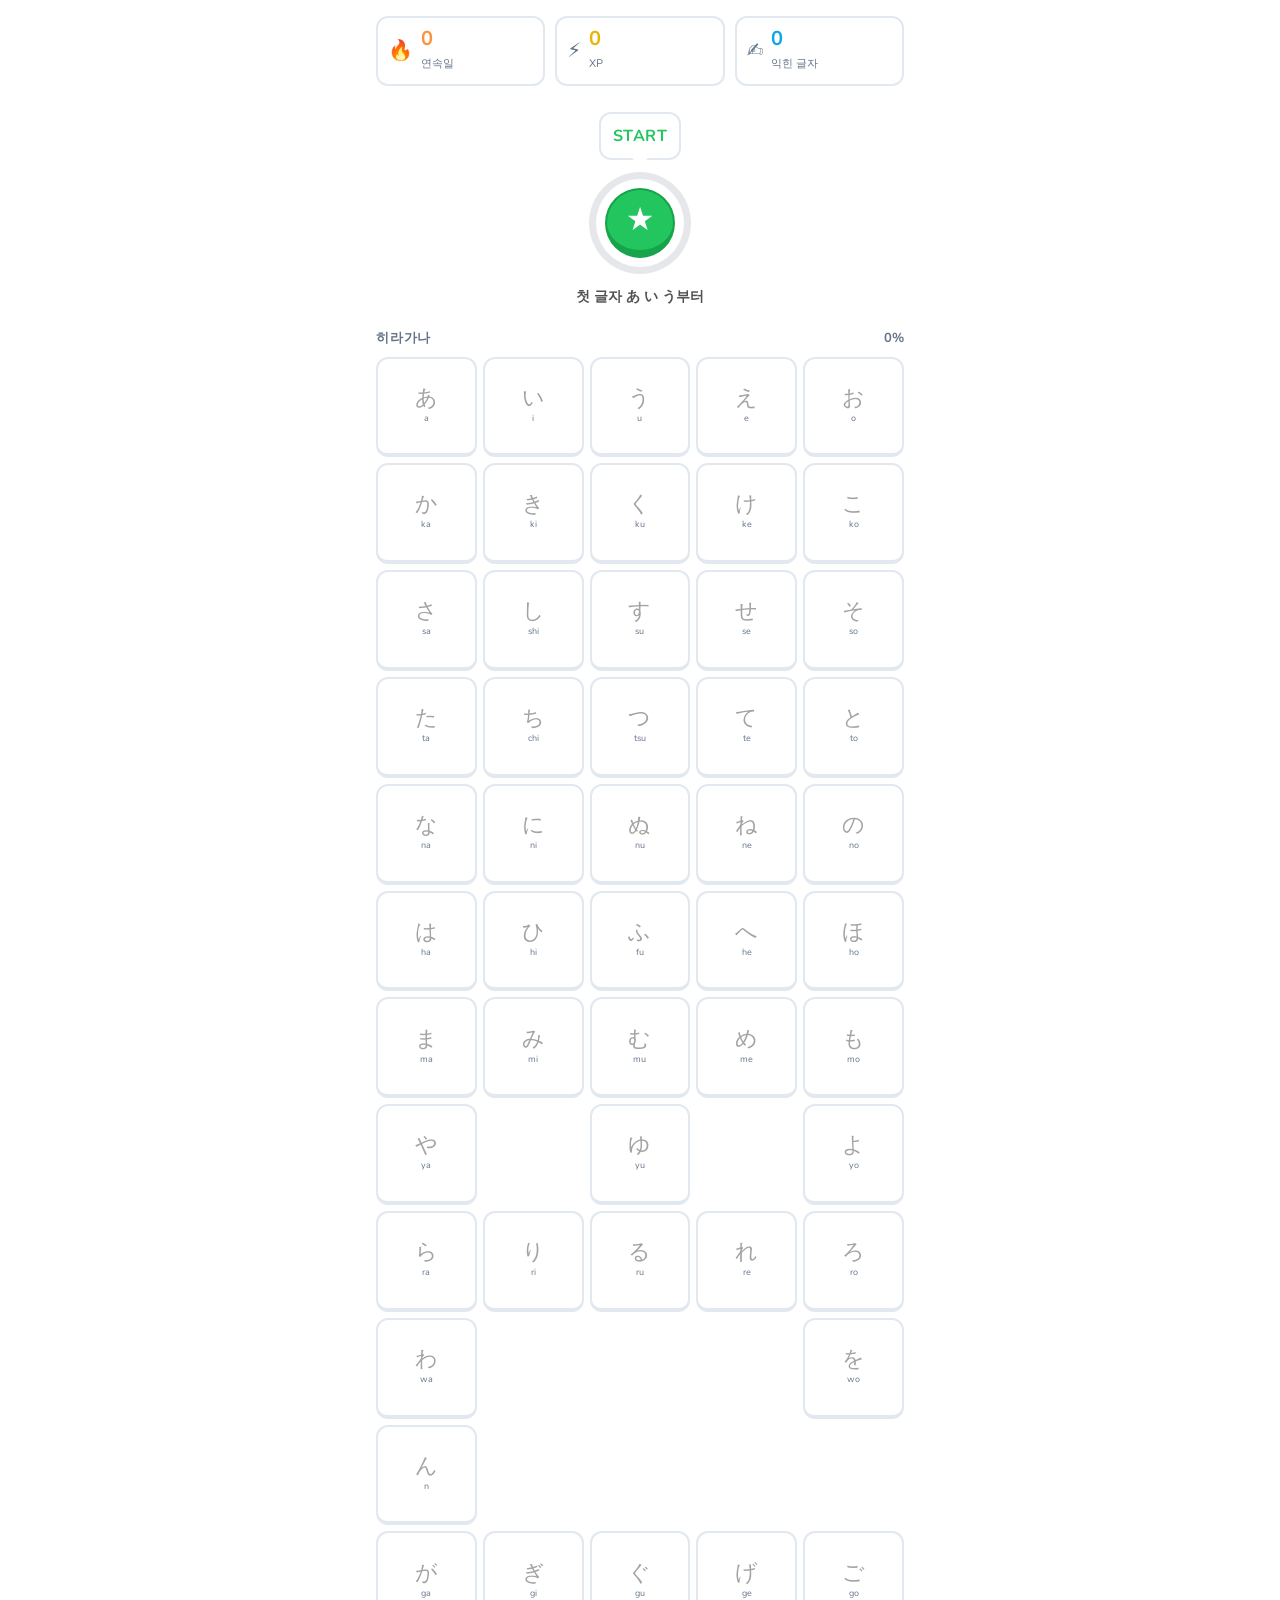
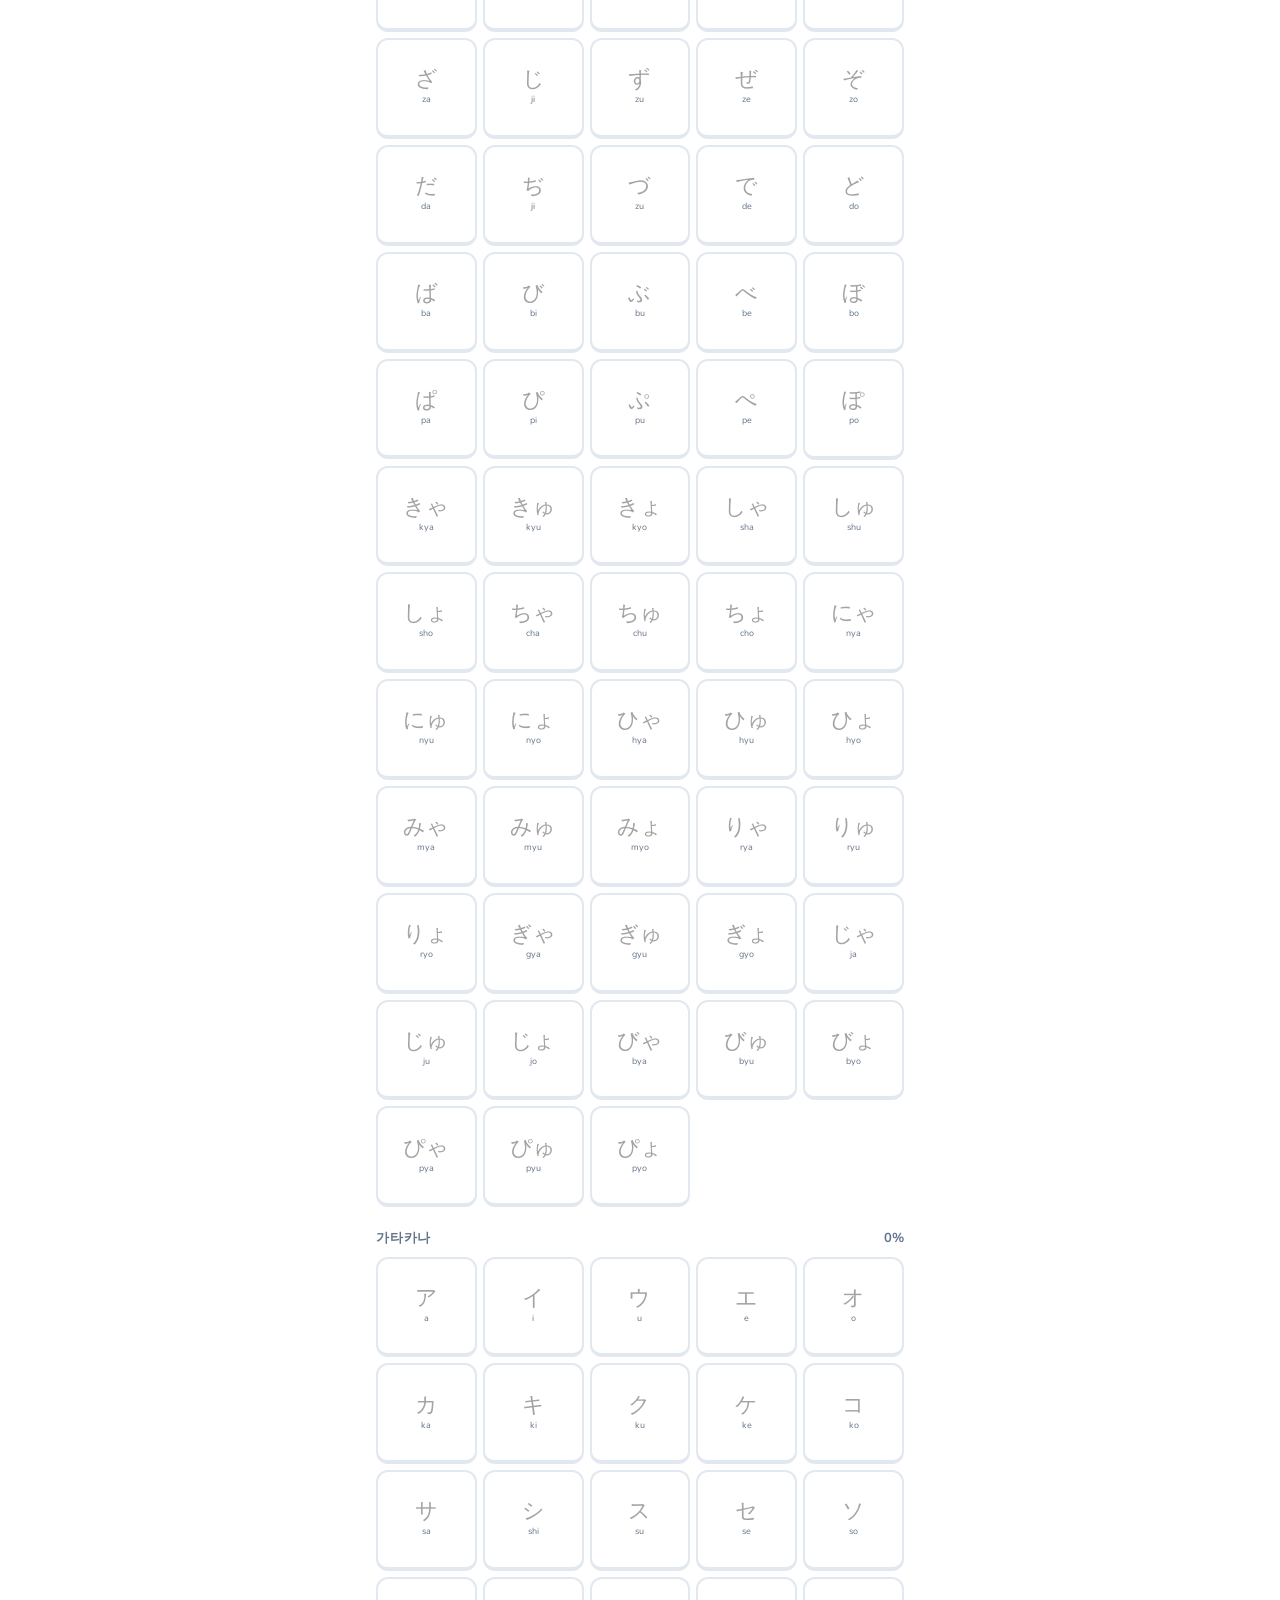
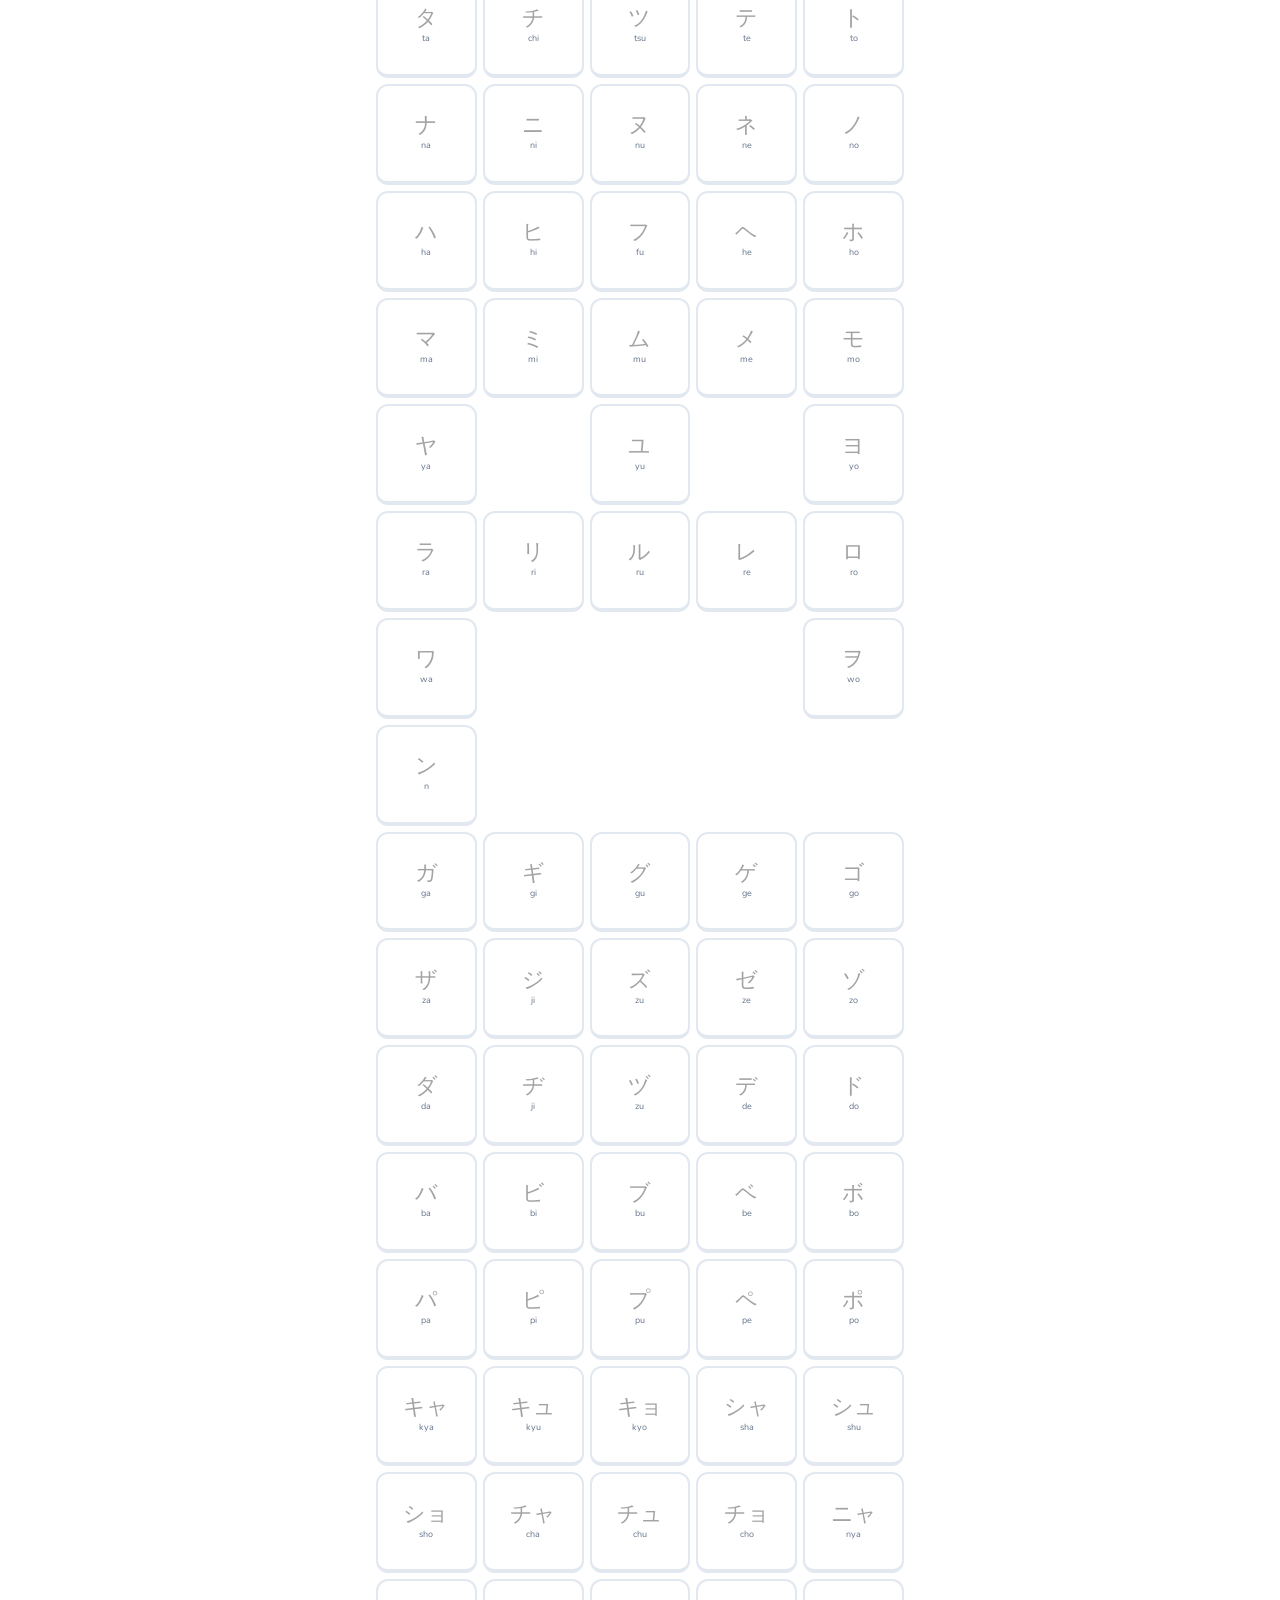
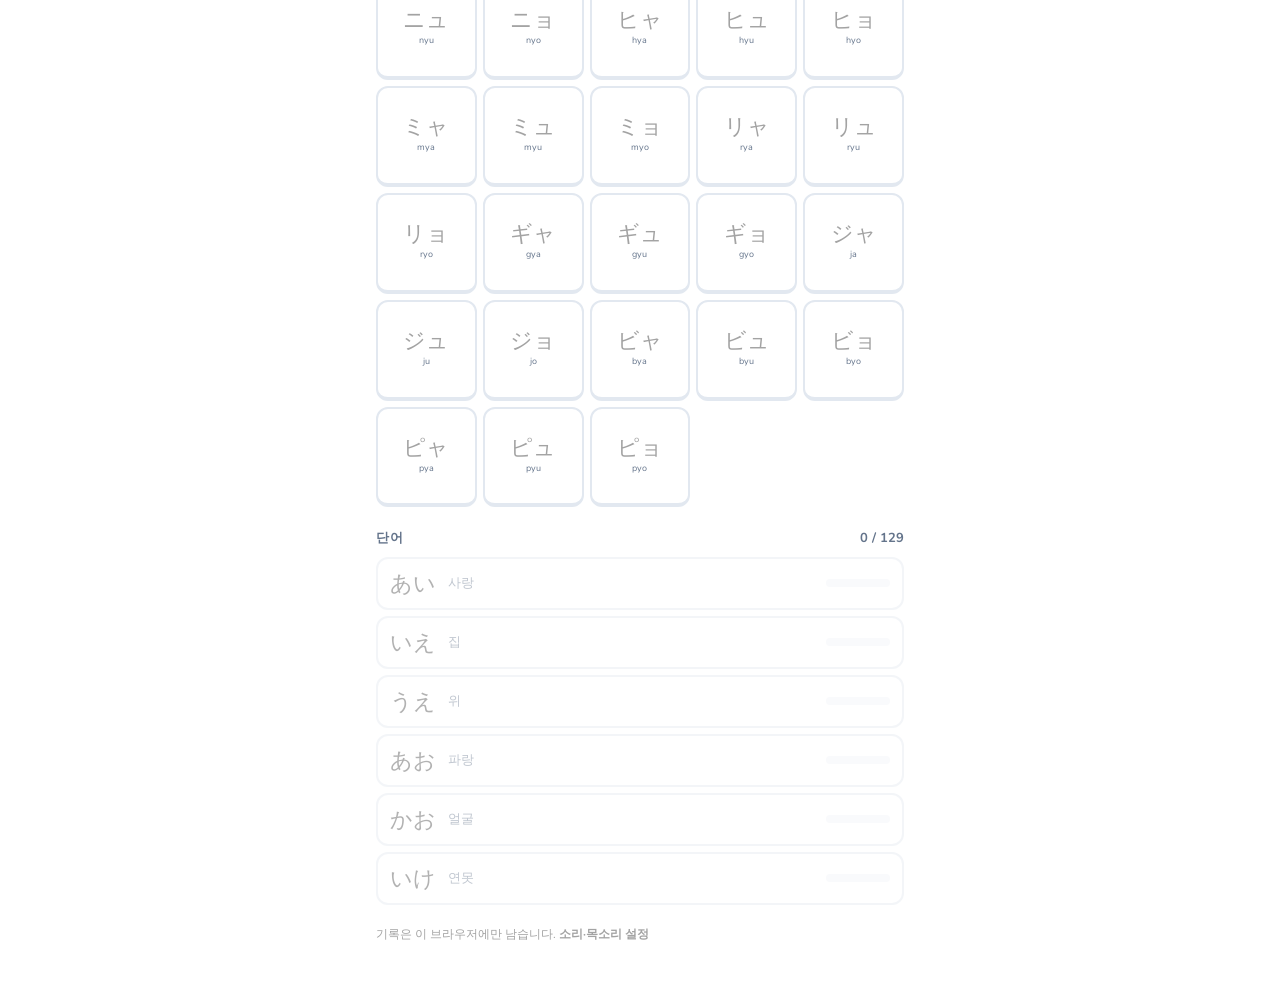
<file: index.html>
<!doctype html>
<html lang="ko">
<head>
<meta charset="utf-8">
<meta name="viewport" content="width=device-width, initial-scale=1, viewport-fit=cover, user-scalable=no">
<meta name="color-scheme" content="light">
<meta name="theme-color" content="#ffffff">
<meta name="apple-mobile-web-app-capable" content="yes">
<meta name="apple-mobile-web-app-status-bar-style" content="default">
<meta name="description" content="Solingo — self-hosted, Duolingo-style script trainer. Engine + JSON courses.">
<title>Solingo</title>
<link rel="icon" href="data:image/svg+xml,%3Csvg xmlns=%27http://www.w3.org/2000/svg%27 viewBox=%270 0 64 64%27%3E%3Crect width=%2764%27 height=%2764%27 rx=%2716%27 fill=%27%2358cc02%27/%3E%3Ctext x=%2732%27 y=%2744%27 font-size=%2736%27 text-anchor=%27middle%27 fill=%27white%27 font-family=%27sans-serif%27%3Eあ%3C/text%3E%3C/svg%3E">
<link rel="preconnect" href="https://fonts.googleapis.com"><link rel="preconnect" href="https://fonts.gstatic.com" crossorigin>
<link rel="stylesheet" href="https://fonts.googleapis.com/css2?family=Nunito:wght@700;800;900&display=swap">
<link rel="stylesheet" href="styles.css?v=5">
</head>
<body>
<div class="wrap" id="home">
  <div class="hud">
    <div class="streak"><span class="ic">🔥</span><div><b id="h-streak">0</b><span>연속일</span></div></div>
    <div class="xp"><span class="ic">⚡️</span><div><b id="h-xp">0</b><span>XP</span></div></div>
    <div class="known"><span class="ic">✍️</span><div><b id="h-known">0</b><span>익힌 글자</span></div></div>
  </div>
  <div class="startwrap"><div class="bubble" id="bubble">Start</div><div class="ring" id="ring"><button class="start" id="start" aria-label="학습 시작하기">★</button></div><div class="startsub" id="start-sub"></div></div>
  <div id="sets"></div>
  <div class="section-t">단어 <span id="w-pct"></span></div><div class="words" id="wordlist"></div>
  <p class="tiny" style="margin-top:20px">기록은 이 브라우저에만 남습니다. <button id="snd-reset" style="color:var(--sky);font-weight:700">소리·목소리 설정</button></p>
</div>

<div class="sheet" id="perm"><div class="panel">
  <h2>소리와 진동을 켤까요?</h2>
  <p>브라우저 규칙상 한 번은 직접 허용해야 소리가 자동으로 나옵니다.</p>
  <ul><li><span class="ic">🔊</span>새 글자와 단어를 음성으로 자동 재생</li><li><span class="ic">🎵</span>정답·오답 효과음</li><li><span class="ic">🎙</span>따라 읽기 문제에서 마이크 사용 (그때 따로 물어봐요)</li><li><span class="ic">📳</span>진동 (지원 기기만)</li></ul>
  <div id="voice-wrap" style="display:none"><div class="section-t" style="margin-top:0">목소리 <span>눌러서 들어보기</span></div><div class="voices" id="voices"></div></div>
  <button class="btn block secondary lg" id="perm-ok">허용하고 시작</button>
  <button class="btn block ghost" id="perm-no" style="margin-top:8px">소리 없이</button>
  <p class="tiny" id="perm-note" style="margin:10px 0 0;text-align:center"></p>
</div></div>

<div id="lesson">
  <div class="top"><button class="x" id="l-x">✕</button><div class="meter"><i id="l-meter"></i></div><span class="combo" id="l-combo"></span></div>
  <div class="stage" id="stage"></div>
  <div class="foot" id="l-foot"><div class="verdict" id="l-verdict"></div><button class="btn secondary lg" id="l-btn">확인</button></div>
</div>
<canvas id="confetti"></canvas>
<div class="toast" id="toast"></div>
<!-- iOS has no Vibration API; toggling a native switch control is the one thing that produces a haptic tick from a web page. -->
<label class="hapt"><input type="checkbox" switch id="hapt"></label>
<script src="app.js?v=5"></script>
</body>
</html>
</file>
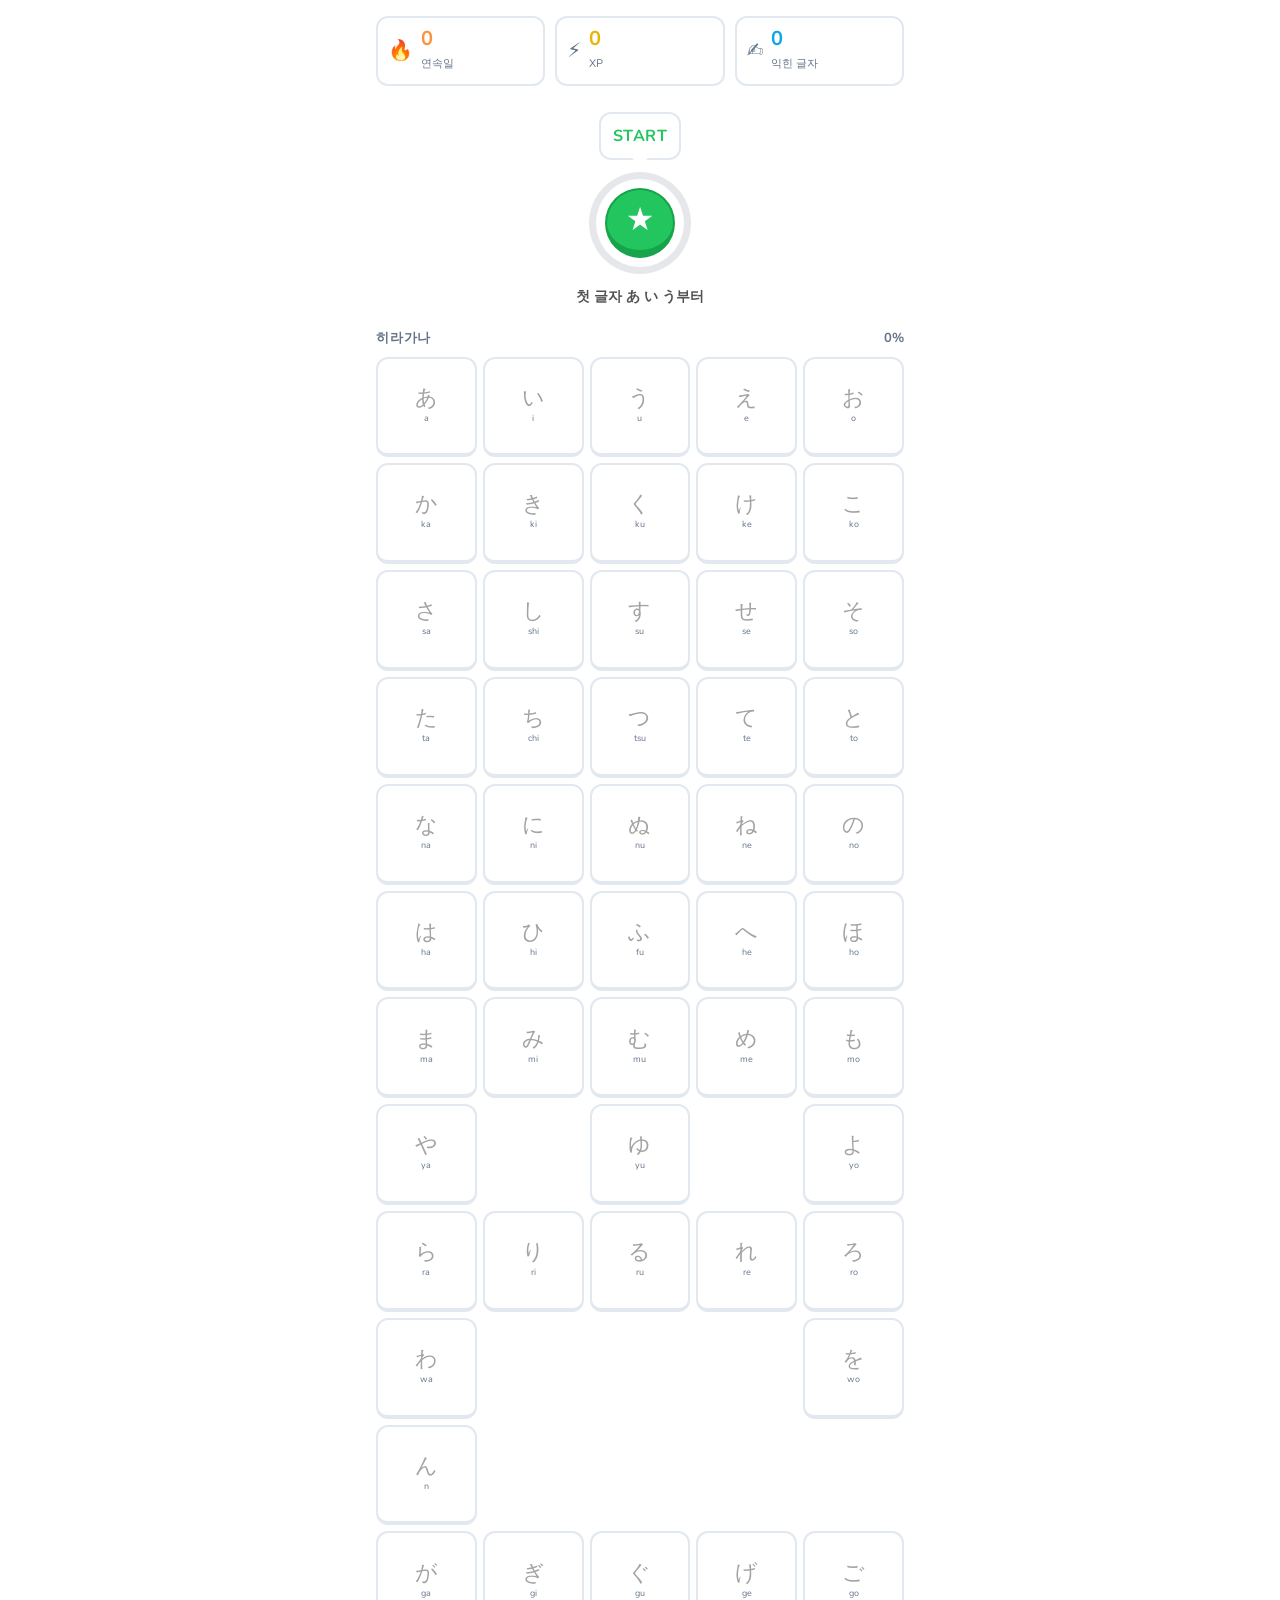
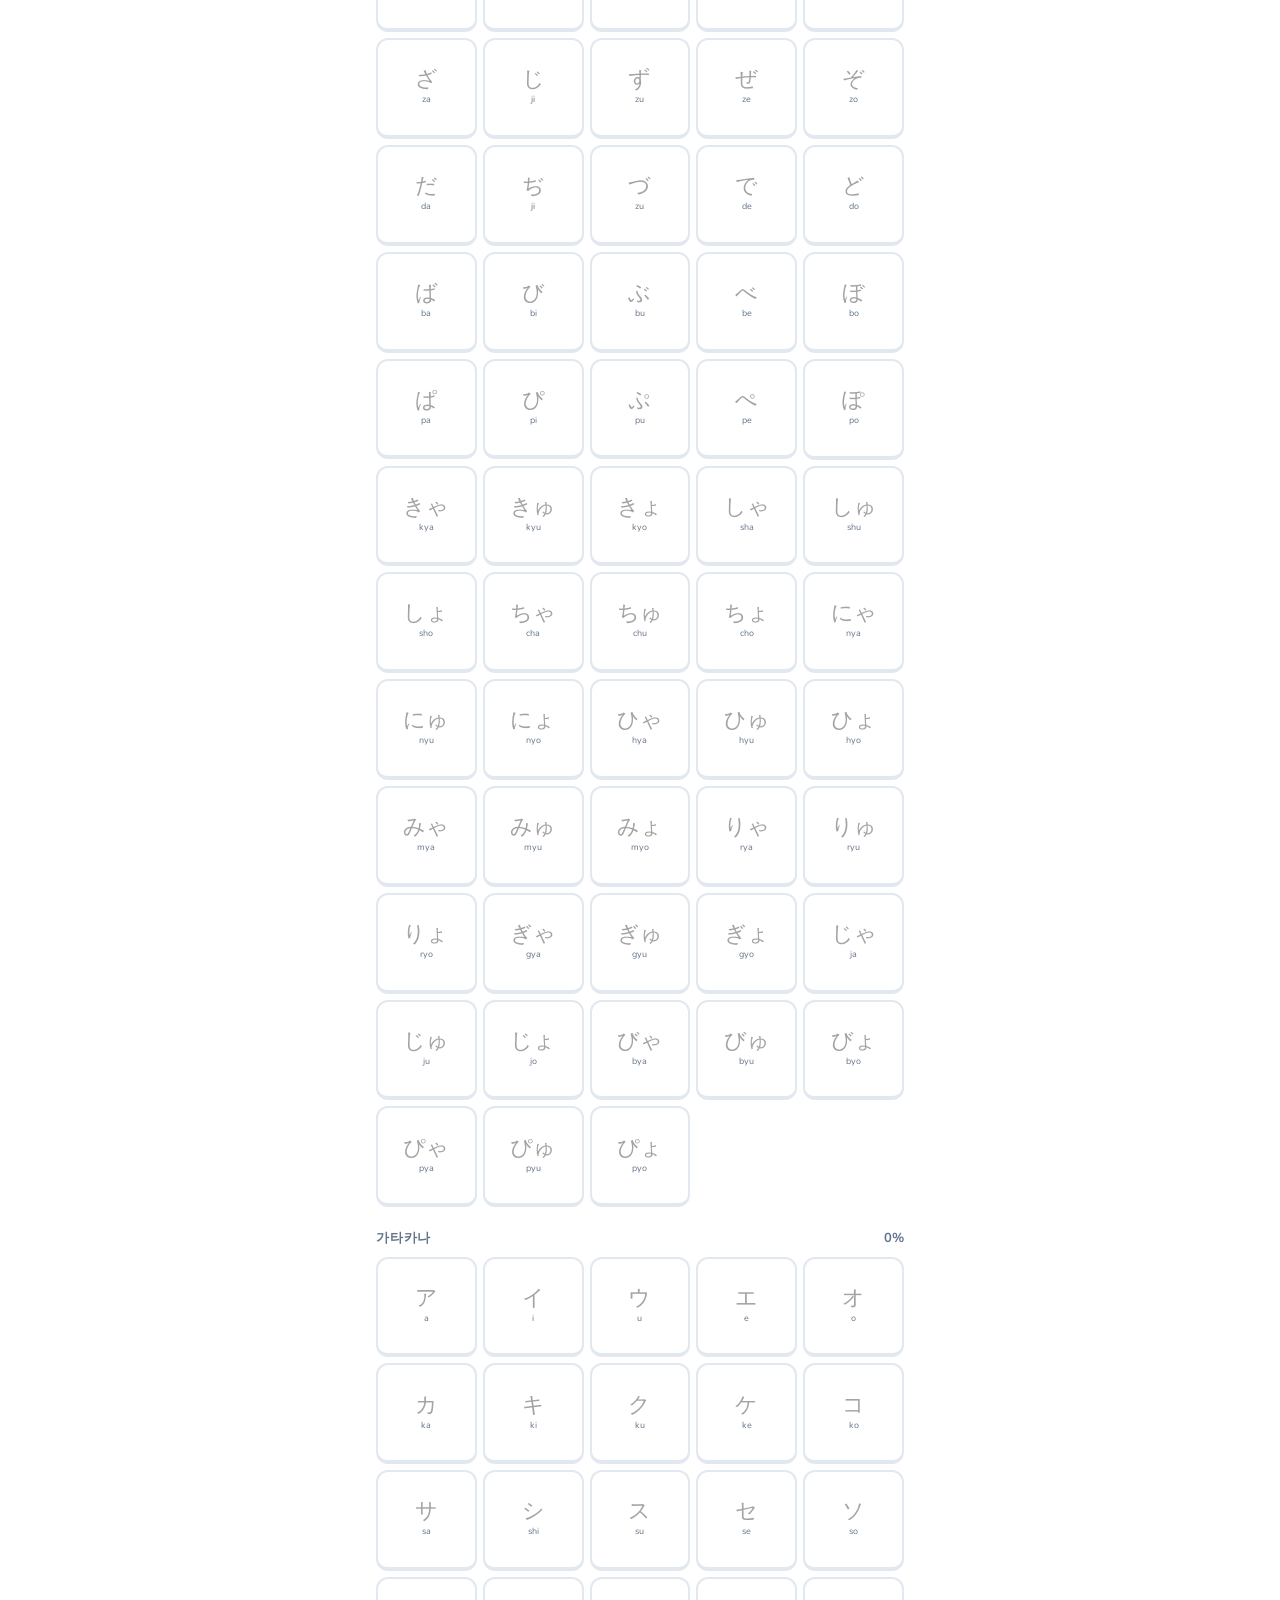
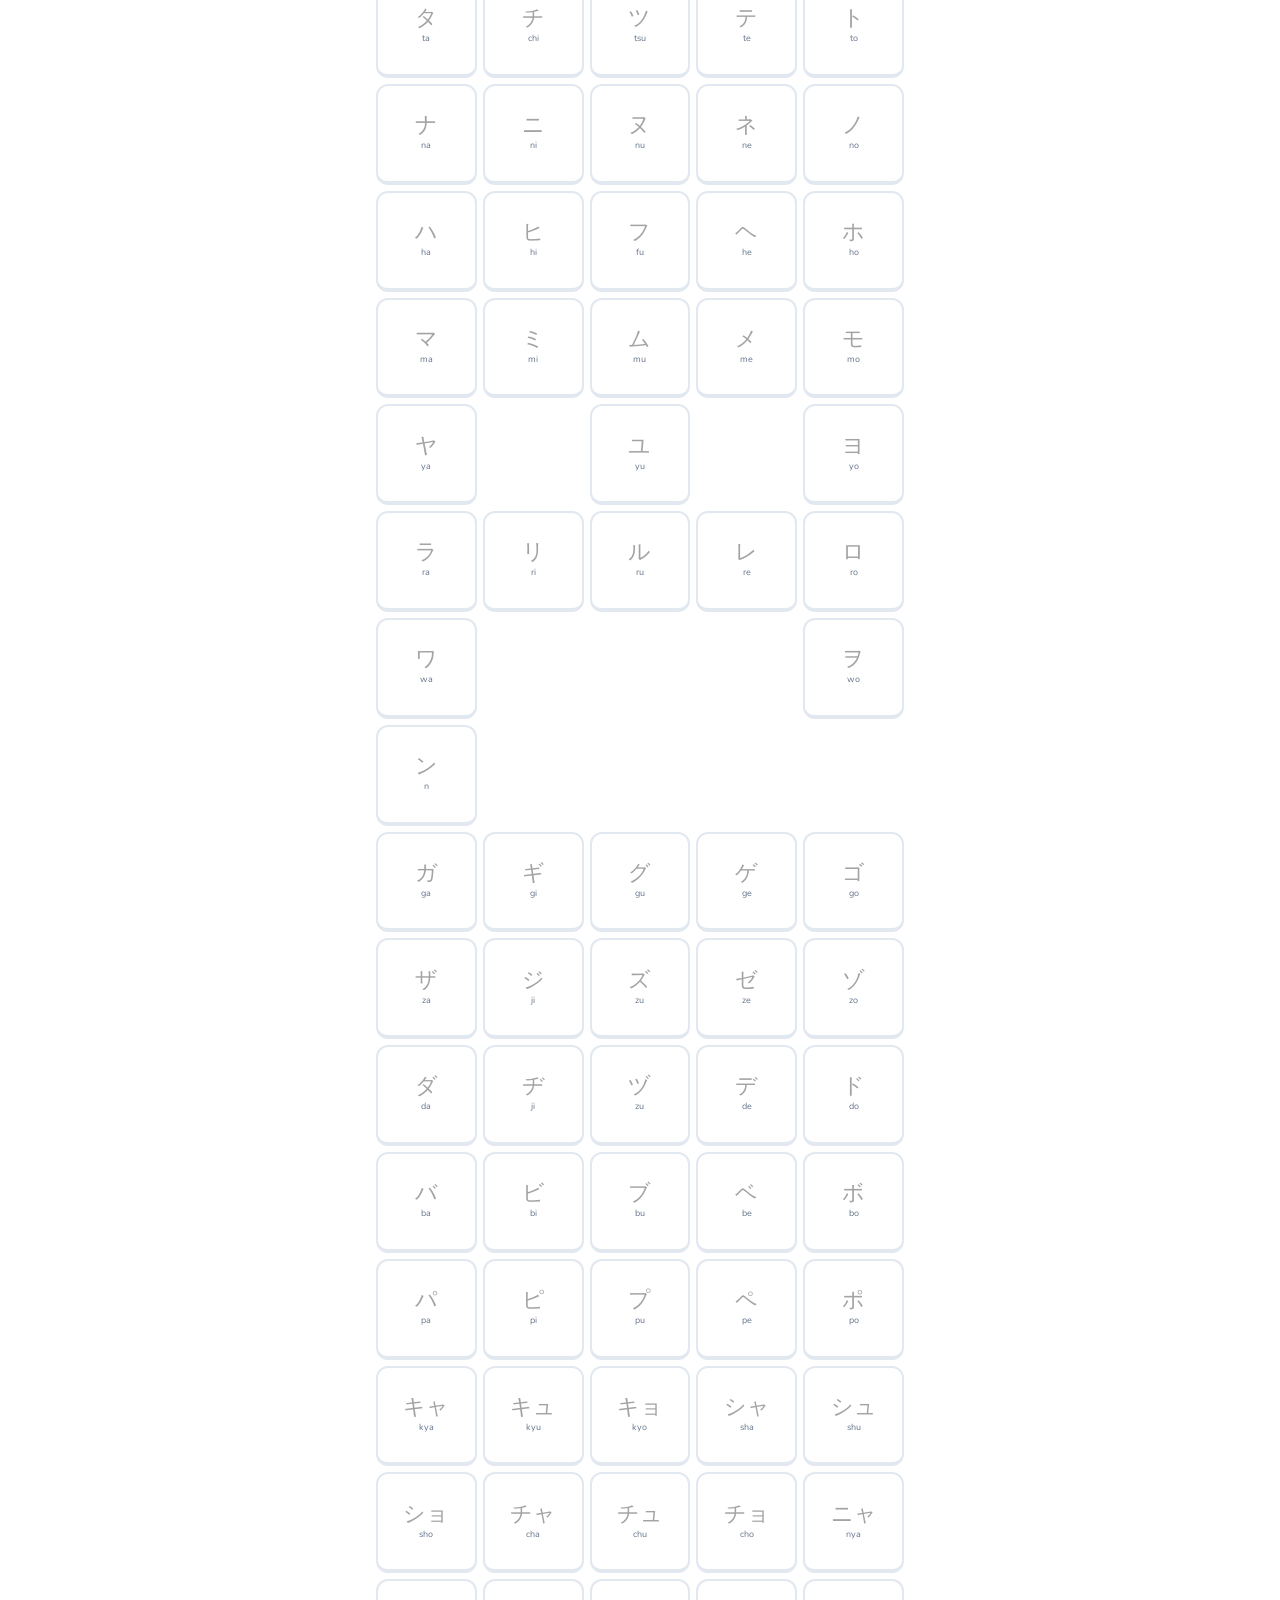
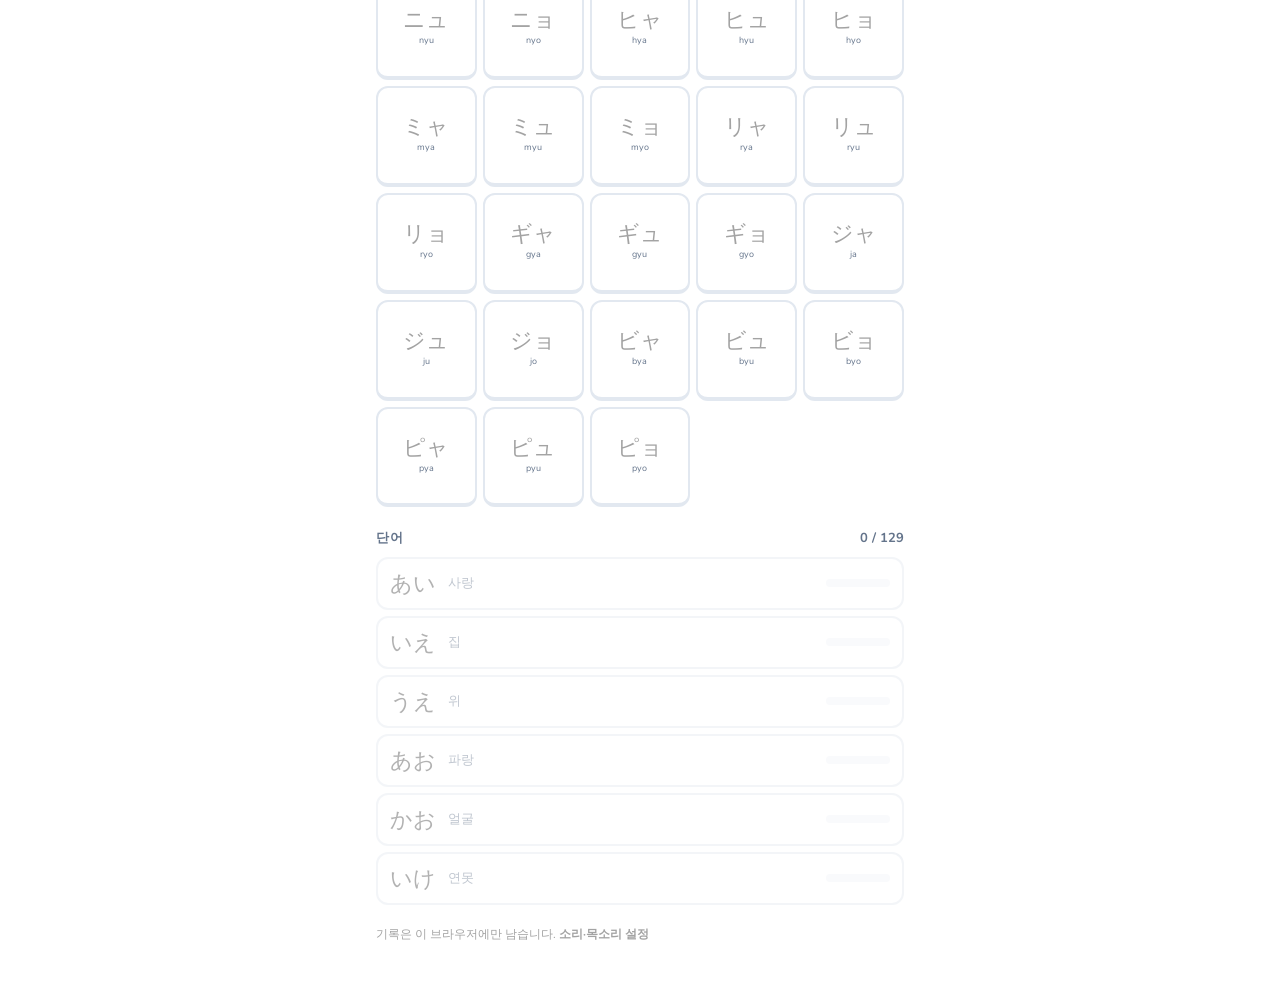
<file: duo.html>
<!doctype html><meta charset="utf-8"><meta http-equiv="refresh" content="0; url=./"><title>Solingo</title>
<script>location.replace('./'+location.search)</script>
<p>이동 중… <a href="./">Solingo</a></p>
</file>
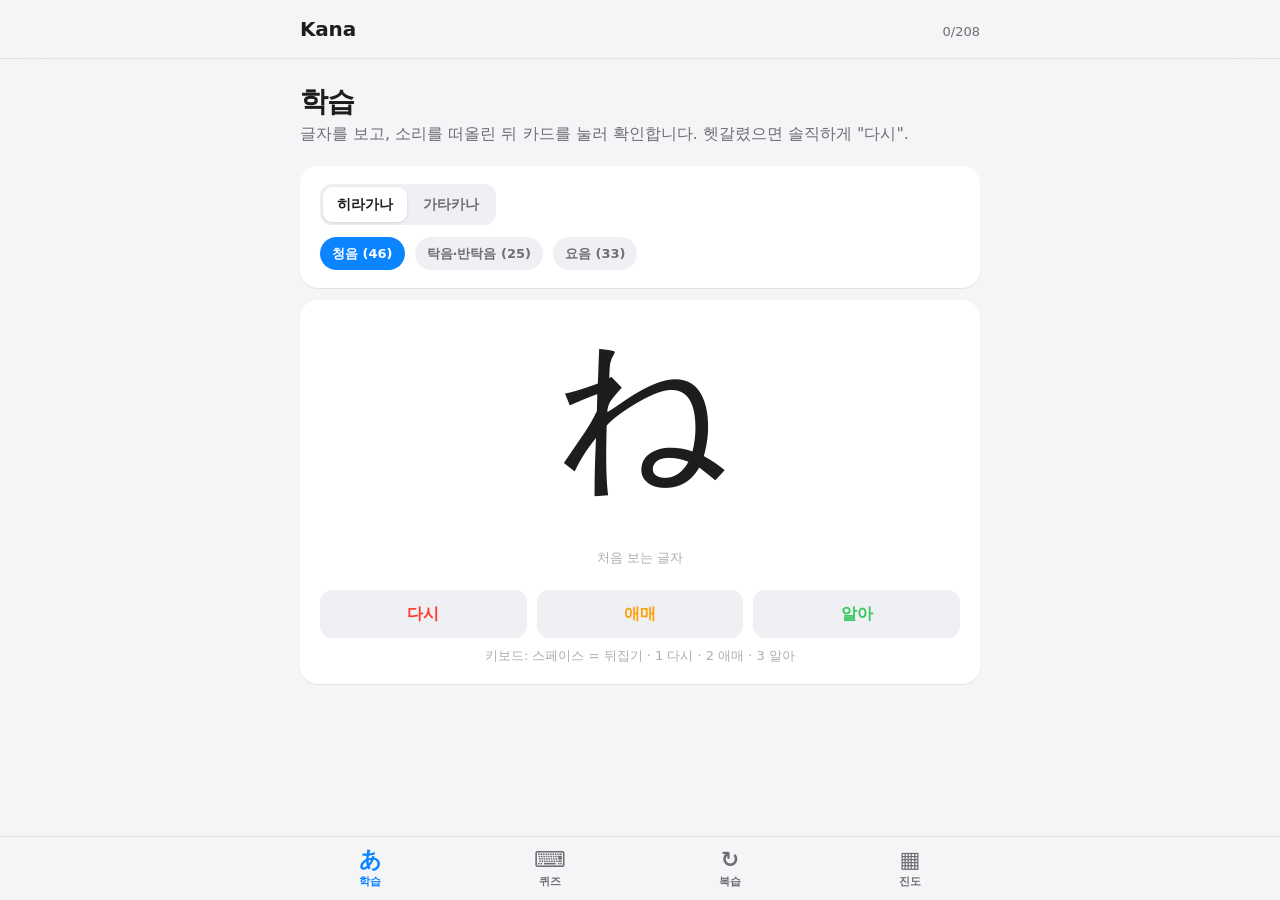
<file: quiz.html>
<!doctype html>
<html lang="ko">
<head>
<meta charset="utf-8">
<meta name="viewport" content="width=device-width, initial-scale=1, viewport-fit=cover">
<meta name="color-scheme" content="light dark">
<title>Kana</title>
<style>
:root{
  --bg:#f5f5f7; --surface:#ffffff; --surface-2:#eef0f4; --text:#1d1d1f; --text-2:#6e6e73; --text-3:#aeaeb2;
  --line:rgba(0,0,0,.08); --accent:#0a84ff; --accent-ink:#ffffff; --good:#34c759; --bad:#ff3b30; --warn:#ff9f0a;
  --chrome:rgba(245,245,247,.72); --shadow:0 10px 30px rgba(0,0,0,.08);
  --r:18px;
}
@media (prefers-color-scheme: dark){:root{
  --bg:#000; --surface:#1c1c1e; --surface-2:#2c2c2e; --text:#f5f5f7; --text-2:#98989d; --text-3:#636366;
  --line:rgba(255,255,255,.1); --chrome:rgba(0,0,0,.6); --shadow:0 10px 30px rgba(0,0,0,.5);
}}
*{box-sizing:border-box;-webkit-tap-highlight-color:transparent}
html,body{margin:0;height:100%}
body{font:16px/1.5 -apple-system,BlinkMacSystemFont,"SF Pro Text","Pretendard",system-ui,sans-serif;background:var(--bg);color:var(--text);
  -webkit-font-smoothing:antialiased;padding-bottom:calc(84px + env(safe-area-inset-bottom))}
button{font:inherit;color:inherit;background:none;border:0;padding:0;cursor:pointer}
button:focus-visible,input:focus-visible{outline:2px solid var(--accent);outline-offset:2px}
.kana{font-family:"Hiragino Sans","Hiragino Kaku Gothic ProN","Noto Sans JP","Apple SD Gothic Neo",sans-serif}

header{position:sticky;top:0;z-index:5;background:var(--chrome);backdrop-filter:blur(20px) saturate(180%);-webkit-backdrop-filter:blur(20px) saturate(180%);
  border-bottom:1px solid var(--line)}
.hbar{max-width:720px;margin:0 auto;padding:14px 20px;display:flex;align-items:baseline;justify-content:space-between}
.hbar h1{margin:0;font-size:20px;font-weight:700;letter-spacing:-.01em}
.hbar .sub{font-size:13px;color:var(--text-2);font-variant-numeric:tabular-nums}
main{max-width:720px;margin:0 auto;padding:20px}
.screen{display:none}.screen.on{display:block}
h2{font-size:28px;line-height:1.1;letter-spacing:-.02em;margin:8px 0 4px}
.lead{color:var(--text-2);margin:0 0 20px}

.card{background:var(--surface);border-radius:var(--r);padding:18px 20px;box-shadow:0 1px 0 var(--line)}
.stack{display:flex;flex-direction:column;gap:12px}
.row{display:flex;gap:10px;align-items:center;flex-wrap:wrap}
.seg{display:inline-flex;background:var(--surface-2);border-radius:12px;padding:3px;gap:2px}
.seg button{padding:7px 14px;border-radius:9px;font-size:14px;font-weight:600;color:var(--text-2);transition:transform .1s ease-out,background .15s}
.seg button:active{transform:scale(.96)}
.seg button.on{background:var(--surface);color:var(--text);box-shadow:0 1px 3px rgba(0,0,0,.12)}
.chip{padding:7px 12px;border-radius:999px;background:var(--surface-2);font-size:13px;font-weight:600;color:var(--text-2);transition:transform .1s ease-out,background .15s,color .15s}
.chip:active{transform:scale(.95)}
.chip.on{background:var(--accent);color:var(--accent-ink)}
.primary{display:block;width:100%;padding:15px;border-radius:14px;background:var(--accent);color:var(--accent-ink);font-weight:700;font-size:17px;transition:transform .1s ease-out,opacity .15s}
.primary:active{transform:scale(.98)}
.primary:disabled{opacity:.4;transform:none}
.ghost{padding:12px 16px;border-radius:12px;background:var(--surface-2);font-weight:600;transition:transform .1s ease-out}
.ghost:active{transform:scale(.97)}

/* flash / quiz */
.big{display:flex;flex-direction:column;align-items:center;justify-content:center;min-height:260px;text-align:center;position:relative;user-select:none}
.glyph{font-size:min(38vw,168px);line-height:1;font-weight:400;letter-spacing:-.02em;transition:transform .35s cubic-bezier(.2,.8,.2,1),opacity .2s}
.glyph.pop{animation:pop .4s cubic-bezier(.2,.8,.2,1)}
@keyframes pop{0%{transform:scale(.92);opacity:0}100%{transform:scale(1);opacity:1}}
.answer{margin-top:10px;font-size:22px;color:var(--text-2);min-height:34px;transition:opacity .2s}
.answer.hide{opacity:0}
.hint{font-size:13px;color:var(--text-3);margin-top:8px;min-height:20px}
.typebox{width:100%;font-size:26px;text-align:center;padding:14px;border-radius:14px;border:2px solid var(--line);background:var(--surface-2);color:var(--text);
  font-family:ui-monospace,"SF Mono",Menlo,monospace;letter-spacing:.06em;transition:border-color .15s,background .15s}
.typebox.ok{border-color:var(--good)}.typebox.no{border-color:var(--bad);animation:shake .35s}
@keyframes shake{20%{transform:translateX(-6px)}40%{transform:translateX(6px)}60%{transform:translateX(-4px)}80%{transform:translateX(4px)}}
.meter{height:6px;border-radius:3px;background:var(--surface-2);overflow:hidden}
.meter i{display:block;height:100%;background:var(--accent);width:0;transition:width .4s cubic-bezier(.2,.8,.2,1)}
.stat{display:grid;grid-template-columns:repeat(3,1fr);gap:10px}
.stat div{background:var(--surface-2);border-radius:12px;padding:10px 12px}
.stat b{display:block;font-size:22px;font-variant-numeric:tabular-nums;letter-spacing:-.01em}
.stat span{font-size:12px;color:var(--text-2)}

/* grid */
.kgrid{display:grid;grid-template-columns:repeat(5,minmax(0,64px));gap:6px}
.kgrid.wide{grid-template-columns:repeat(auto-fill,minmax(52px,1fr))}
.cell{aspect-ratio:1;border-radius:12px;background:var(--surface-2);display:flex;flex-direction:column;align-items:center;justify-content:center;transition:transform .1s ease-out;position:relative}
.cell:active{transform:scale(.94)}
.cell .k{font-size:24px;line-height:1}
.cell .r{font-size:10px;color:var(--text-2);margin-top:3px;letter-spacing:.02em}
.cell.l0{background:var(--surface-2)}
.cell.l1{background:color-mix(in srgb,var(--warn) 22%,var(--surface-2))}
.cell.l2{background:color-mix(in srgb,var(--accent) 22%,var(--surface-2))}
.cell.l3{background:color-mix(in srgb,var(--good) 26%,var(--surface-2))}
.cell.l4{background:color-mix(in srgb,var(--good) 55%,var(--surface-2))}
.cell.empty{background:transparent}
.legend{display:flex;gap:14px;font-size:12px;color:var(--text-2);flex-wrap:wrap}
.legend i{display:inline-block;width:12px;height:12px;border-radius:4px;vertical-align:-1px;margin-right:4px}
.section-t{font-size:13px;font-weight:700;color:var(--text-2);letter-spacing:.04em;text-transform:uppercase;margin:18px 0 8px}

/* plan */
.plan{display:flex;flex-direction:column;gap:6px}
.plan div{display:grid;grid-template-columns:52px 1fr;gap:12px;padding:10px 12px;border-radius:12px;background:var(--surface-2);align-items:center}
.plan div.today{outline:2px solid var(--accent)}
.plan div.done{opacity:.55}
.plan b{font-variant-numeric:tabular-nums;font-size:13px;color:var(--text-2)}
.plan span{font-size:14px}

nav{position:fixed;left:0;right:0;bottom:0;z-index:5;background:var(--chrome);backdrop-filter:blur(20px) saturate(180%);-webkit-backdrop-filter:blur(20px) saturate(180%);
  border-top:1px solid var(--line);padding-bottom:env(safe-area-inset-bottom)}
nav .in{max-width:720px;margin:0 auto;display:grid;grid-template-columns:repeat(4,1fr)}
nav button{padding:12px 0 10px;display:flex;flex-direction:column;align-items:center;gap:3px;font-size:11px;font-weight:600;color:var(--text-2);transition:transform .1s ease-out,color .15s}
nav button:active{transform:scale(.94)}
nav button.on{color:var(--accent)}
nav button .ic{font-size:22px;line-height:1}
.toast{position:fixed;left:50%;bottom:calc(100px + env(safe-area-inset-bottom));transform:translate(-50%,20px);opacity:0;background:var(--text);color:var(--bg);
  padding:10px 16px;border-radius:999px;font-size:14px;font-weight:600;pointer-events:none;transition:transform .35s cubic-bezier(.2,.8,.2,1),opacity .25s;z-index:9}
.toast.on{transform:translate(-50%,0);opacity:1}
@media (prefers-reduced-motion:reduce){*{animation:none!important;transition-duration:.01ms!important}}
@media (prefers-reduced-transparency:reduce){header,nav{background:var(--bg);backdrop-filter:none}}
</style>
</head>
<body>
<header><div class="hbar"><h1>Kana</h1><div class="sub" id="hsub"></div></div></header>
<main>

<!-- LEARN -->
<section class="screen on" id="s-learn">
  <h2>학습</h2>
  <p class="lead">글자를 보고, 소리를 떠올린 뒤 카드를 눌러 확인합니다. 헷갈렸으면 솔직하게 "다시".</p>
  <div class="card stack">
    <div class="row">
      <div class="seg" id="learn-script"><button data-v="h" class="on">히라가나</button><button data-v="k">가타카나</button></div>
    </div>
    <div class="row" id="learn-groups"></div>
  </div>
  <div class="card" style="margin-top:12px">
    <div class="big" id="flash">
      <div class="glyph kana" id="f-glyph">あ</div>
      <div class="answer hide" id="f-ans">a</div>
      <div class="hint" id="f-hint">카드를 누르면 읽는 법이 나옵니다</div>
    </div>
    <div class="row" style="margin-top:12px;justify-content:space-between">
      <button class="ghost" id="f-again" style="flex:1;color:var(--bad)">다시</button>
      <button class="ghost" id="f-hard" style="flex:1;color:var(--warn)">애매</button>
      <button class="ghost" id="f-good" style="flex:1;color:var(--good)">알아</button>
    </div>
    <div class="hint" style="text-align:center">키보드: 스페이스 = 뒤집기 · 1 다시 · 2 애매 · 3 알아</div>
  </div>
</section>

<!-- QUIZ -->
<section class="screen" id="s-quiz">
  <h2>퀴즈</h2>
  <p class="lead">로마자로 입력하고 Enter. 틀리면 정답을 보여주고 그 글자를 곧 다시 냅니다.</p>
  <div class="card stack">
    <div class="row">
      <div class="seg" id="quiz-script"><button data-v="h" class="on">히라가나</button><button data-v="k">가타카나</button><button data-v="hk">섞어서</button></div>
      <div class="seg" id="quiz-n"><button data-v="20" class="on">20문제</button><button data-v="50">50</button><button data-v="all">전체</button></div>
    </div>
    <div class="row" id="quiz-groups"></div>
    <button class="primary" id="q-start">시작</button>
  </div>
  <div class="card" style="margin-top:12px;display:none" id="q-card">
    <div class="meter"><i id="q-meter"></i></div>
    <div class="big" style="min-height:220px">
      <div class="glyph kana" id="q-glyph"></div>
      <div class="hint" id="q-hint"></div>
    </div>
    <input class="typebox" id="q-in" autocomplete="off" autocapitalize="off" autocorrect="off" spellcheck="false" placeholder="romaji">
    <div class="stat" style="margin-top:12px">
      <div><b id="q-ok">0</b><span>정답</span></div>
      <div><b id="q-no">0</b><span>오답</span></div>
      <div><b id="q-ms">–</b><span>평균 반응(초)</span></div>
    </div>
  </div>
  <div class="card" style="margin-top:12px;display:none" id="q-done">
    <h2 style="font-size:22px;margin:0 0 6px">끝</h2>
    <p class="lead" id="q-summary"></p>
    <div class="row" id="q-missed"></div>
    <button class="primary" id="q-retry" style="margin-top:12px">틀린 것만 다시</button>
  </div>
</section>

<!-- REVIEW -->
<section class="screen" id="s-review">
  <h2>복습</h2>
  <p class="lead">오늘 복습할 글자만 모아서 냅니다. 맞히면 간격이 길어지고, 틀리면 내일 다시 나옵니다.</p>
  <div class="card stack">
    <div class="stat">
      <div><b id="r-due">0</b><span>오늘 복습</span></div>
      <div><b id="r-new">0</b><span>아직 안 배움</span></div>
      <div><b id="r-master">0</b><span>익힌 글자</span></div>
    </div>
    <button class="primary" id="r-start">복습 시작</button>
    <div class="hint" id="r-note"></div>
  </div>
</section>

<!-- PROGRESS -->
<section class="screen" id="s-prog">
  <h2>진도</h2>
  <p class="lead" id="p-lead"></p>
  <div class="card stack">
    <div class="stat">
      <div><b id="p-streak">0</b><span>연속 학습일</span></div>
      <div><b id="p-days">0</b><span>총 학습일 / 18</span></div>
      <div><b id="p-today">0</b><span>오늘 푼 문제</span></div>
    </div>
    <div class="legend"><span><i style="background:var(--surface-2)"></i>안 봄</span><span><i style="background:color-mix(in srgb,var(--warn) 22%,var(--surface-2))"></i>배우는 중</span><span><i style="background:color-mix(in srgb,var(--accent) 22%,var(--surface-2))"></i>익숙</span><span><i style="background:color-mix(in srgb,var(--good) 40%,var(--surface-2))"></i>자동</span></div>
  </div>
  <div class="section-t">히라가나</div>
  <div class="card"><div class="kgrid" id="g-h"></div></div>
  <div class="section-t">가타카나</div>
  <div class="card"><div class="kgrid" id="g-k"></div></div>
  <div class="section-t">18일 계획 · 9월 2일 → 9월 20일</div>
  <div class="card"><div class="plan" id="plan"></div></div>
  <div class="section-t">데이터</div>
  <div class="card row"><button class="ghost" id="p-export">내보내기(JSON)</button><button class="ghost" id="p-reset" style="color:var(--bad)">초기화</button></div>
</section>
</main>

<nav><div class="in">
  <button data-s="learn" class="on"><span class="ic">あ</span>학습</button>
  <button data-s="quiz"><span class="ic">⌨︎</span>퀴즈</button>
  <button data-s="review"><span class="ic">↻</span>복습</button>
  <button data-s="prog"><span class="ic">▦</span>진도</button>
</div></nav>
<div class="toast" id="toast"></div>

<script>
// ---------- data ----------
const ROWS = [
 ['a',  'あ','い','う','え','お', 'ア','イ','ウ','エ','オ', ['a','i','u','e','o']],
 ['k',  'か','き','く','け','こ', 'カ','キ','ク','ケ','コ', ['ka','ki','ku','ke','ko']],
 ['s',  'さ','し','す','せ','そ', 'サ','シ','ス','セ','ソ', ['sa','shi','su','se','so']],
 ['t',  'た','ち','つ','て','と', 'タ','チ','ツ','テ','ト', ['ta','chi','tsu','te','to']],
 ['n',  'な','に','ぬ','ね','の', 'ナ','ニ','ヌ','ネ','ノ', ['na','ni','nu','ne','no']],
 ['h',  'は','ひ','ふ','へ','ほ', 'ハ','ヒ','フ','ヘ','ホ', ['ha','hi','fu','he','ho']],
 ['m',  'ま','み','む','め','も', 'マ','ミ','ム','メ','モ', ['ma','mi','mu','me','mo']],
 ['y',  'や',null,'ゆ',null,'よ', 'ヤ',null,'ユ',null,'ヨ', ['ya',null,'yu',null,'yo']],
 ['r',  'ら','り','る','れ','ろ', 'ラ','リ','ル','レ','ロ', ['ra','ri','ru','re','ro']],
 ['w',  'わ',null,null,null,'を', 'ワ',null,null,null,'ヲ', ['wa',null,null,null,'wo']],
 ['nn', 'ん',null,null,null,null, 'ン',null,null,null,null, ['n',null,null,null,null]],
 ['g',  'が','ぎ','ぐ','げ','ご', 'ガ','ギ','グ','ゲ','ゴ', ['ga','gi','gu','ge','go']],
 ['z',  'ざ','じ','ず','ぜ','ぞ', 'ザ','ジ','ズ','ゼ','ゾ', ['za','ji','zu','ze','zo']],
 ['d',  'だ','ぢ','づ','で','ど', 'ダ','ヂ','ヅ','デ','ド', ['da','ji','zu','de','do']],
 ['b',  'ば','び','ぶ','べ','ぼ', 'バ','ビ','ブ','ベ','ボ', ['ba','bi','bu','be','bo']],
 ['p',  'ぱ','ぴ','ぷ','ぺ','ぽ', 'パ','ピ','プ','ペ','ポ', ['pa','pi','pu','pe','po']],
];
const YOON = [
 ['ky','きゃ','きゅ','きょ','キャ','キュ','キョ',['kya','kyu','kyo']],
 ['sh','しゃ','しゅ','しょ','シャ','シュ','ショ',['sha','shu','sho']],
 ['ch','ちゃ','ちゅ','ちょ','チャ','チュ','チョ',['cha','chu','cho']],
 ['ny','にゃ','にゅ','にょ','ニャ','ニュ','ニョ',['nya','nyu','nyo']],
 ['hy','ひゃ','ひゅ','ひょ','ヒャ','ヒュ','ヒョ',['hya','hyu','hyo']],
 ['my','みゃ','みゅ','みょ','ミャ','ミュ','ミョ',['mya','myu','myo']],
 ['ry','りゃ','りゅ','りょ','リャ','リュ','リョ',['rya','ryu','ryo']],
 ['gy','ぎゃ','ぎゅ','ぎょ','ギャ','ギュ','ギョ',['gya','gyu','gyo']],
 ['j', 'じゃ','じゅ','じょ','ジャ','ジュ','ジョ',['ja','ju','jo']],
 ['by','びゃ','びゅ','びょ','ビャ','ビュ','ビョ',['bya','byu','byo']],
 ['py','ぴゃ','ぴゅ','ぴょ','ピャ','ピュ','ピョ',['pya','pyu','pyo']],
];
const ALT = {shi:['si'],chi:['ti'],tsu:['tu'],fu:['hu'],ji:['zi','di'],zu:['du'],wo:['o'],sha:['sya'],shu:['syu'],sho:['syo'],cha:['tya'],chu:['tyu'],cho:['tyo'],ja:['jya','zya'],ju:['jyu','zyu'],jo:['jyo','zyo'],n:['nn']};
const GROUPS = [
 {id:'basic', name:'청음 (46)', rows:['a','k','s','t','n','h','m','y','r','w','nn']},
 {id:'daku',  name:'탁음·반탁음 (25)', rows:['g','z','d','b','p']},
 {id:'yoon',  name:'요음 (33)', rows:['ky','sh','ch','ny','hy','my','ry','gy','j','by','py']},
];
// build kana list: {id, ch, script:'h'|'k', romaji, group, row}
const KANA = [];
for (const r of ROWS) for (let i=0;i<5;i++){
  if(!r[1+i]) continue;
  const g = ['g','z','d','b','p'].includes(r[0]) ? 'daku' : 'basic';
  KANA.push({id:'h'+r[1+i], ch:r[1+i], script:'h', romaji:r[11][i], group:g, row:r[0], col:i});
  KANA.push({id:'k'+r[6+i], ch:r[6+i], script:'k', romaji:r[11][i], group:g, row:r[0], col:i});
}
for (const y of YOON) for (let i=0;i<3;i++){
  KANA.push({id:'h'+y[1+i], ch:y[1+i], script:'h', romaji:y[7][i], group:'yoon', row:y[0], col:i});
  KANA.push({id:'k'+y[4+i], ch:y[4+i], script:'k', romaji:y[7][i], group:'yoon', row:y[0], col:i});
}
const byId = Object.fromEntries(KANA.map(k=>[k.id,k]));

// ---------- state ----------
const KEY='kana.v1';
const INTERVALS=[0,1,3,7,14,30]; // days per level
const today=()=>new Date().toISOString().slice(0,10);
const load=()=>{try{return JSON.parse(localStorage.getItem(KEY))||{}}catch{return {}}};
const S = Object.assign({cards:{}, days:{}, prefs:{}}, load());
const save=()=>{try{localStorage.setItem(KEY,JSON.stringify(S))}catch{}};
const card=id=>S.cards[id]||(S.cards[id]={lvl:0,seen:0,ok:0,no:0,due:null,last:null});
function bump(id, grade){ // grade: 0 again, 1 hard, 2 good
  const c=card(id); c.seen++; c.last=today();
  if(grade===0){c.no++; c.lvl=Math.max(0,c.lvl-1); c.due=addDays(1);}
  else if(grade===1){c.ok++; c.due=addDays(INTERVALS[Math.min(c.lvl,1)]||1);}
  else {c.ok++; c.lvl=Math.min(5,c.lvl+1); c.due=addDays(INTERVALS[c.lvl]);}
  const d=S.days[today()]||(S.days[today()]={n:0}); d.n++;
  save();
}
const addDays=n=>{const d=new Date();d.setDate(d.getDate()+n);return d.toISOString().slice(0,10)};
const level=id=>{const c=S.cards[id];if(!c||c.seen===0)return 0;return Math.min(4,c.lvl<=1?1:c.lvl<=3?2:c.lvl===4?3:4)};

// ---------- ui plumbing ----------
const $=(s,r=document)=>r.querySelector(s), $$=(s,r=document)=>[...r.querySelectorAll(s)];
function toast(t){const e=$('#toast');e.textContent=t;e.classList.add('on');clearTimeout(e._t);e._t=setTimeout(()=>e.classList.remove('on'),1400)}
function seg(el,cb){el.addEventListener('pointerdown',e=>{const b=e.target.closest('button');if(!b)return;$$('button',el).forEach(x=>x.classList.remove('on'));b.classList.add('on');cb(b.dataset.v)});}
function segVal(el){return $$('button.on',el)[0]?.dataset.v}
function groupChips(el, key){
  el.innerHTML=GROUPS.map(g=>`<button class="chip" data-g="${g.id}">${g.name}</button>`).join('');
  const sel=new Set(S.prefs[key]||['basic']);
  $$('.chip',el).forEach(c=>{c.classList.toggle('on',sel.has(c.dataset.g));
    c.addEventListener('pointerdown',()=>{c.classList.toggle('on');S.prefs[key]=$$('.chip.on',el).map(x=>x.dataset.g);save();el.dispatchEvent(new Event('change'))})});
  return ()=>$$('.chip.on',el).map(x=>x.dataset.g);
}
const pick=(arr)=>arr[Math.floor(Math.random()*arr.length)];
const shuffle=a=>{for(let i=a.length-1;i>0;i--){const j=Math.floor(Math.random()*(i+1));[a[i],a[j]]=[a[j],a[i]]}return a};
const pool=(scripts,groups)=>KANA.filter(k=>scripts.includes(k.script)&&groups.includes(k.group));
const isRight=(k,v)=>{v=v.trim().toLowerCase();return v===k.romaji||(ALT[k.romaji]||[]).includes(v)};

// nav
$$('nav button').forEach(b=>b.addEventListener('pointerdown',()=>show(b.dataset.s)));
function show(s){$$('nav button').forEach(b=>b.classList.toggle('on',b.dataset.s===s));$$('.screen').forEach(x=>x.classList.toggle('on',x.id==='s-'+s));
  if(s==='review')renderReview(); if(s==='prog')renderProg(); if(s==='learn')nextFlash(); window.scrollTo({top:0});}

// ---------- learn ----------
let LS='h', LG, fcur=null, frev=false;
const lgroups=groupChips($('#learn-groups'),'lg'); LG=lgroups;
$('#learn-groups').addEventListener('change',nextFlash);
seg($('#learn-script'),v=>{LS=v;nextFlash()});
function nextFlash(){
  const p=pool([LS],LG()); if(!p.length){$('#f-glyph').textContent='—';$('#f-hint').textContent='그룹을 하나 이상 고르세요';return}
  // prefer unseen or low level, weighted
  const w=p.map(k=>{const c=S.cards[k.id];return !c||c.seen===0?6:c.lvl<=1?4:c.lvl<=3?2:1});
  let r=Math.random()*w.reduce((a,b)=>a+b,0), i=0; while((r-=w[i])>0)i++;
  fcur=p[i]; frev=false;
  const g=$('#f-glyph'); g.textContent=fcur.ch; g.classList.remove('pop'); void g.offsetWidth; g.classList.add('pop');
  $('#f-ans').textContent=fcur.romaji+(ALT[fcur.romaji]?'  ·  '+ALT[fcur.romaji].join(' / '):''); $('#f-ans').classList.add('hide');
  const c=S.cards[fcur.id]; $('#f-hint').textContent=c&&c.seen?`${c.seen}번 봄 · 정답 ${c.ok} · 오답 ${c.no}`:'처음 보는 글자';
}
function flip(){frev=true;$('#f-ans').classList.remove('hide')}
$('#flash').addEventListener('pointerdown',flip);
$('#f-again').addEventListener('pointerdown',()=>{if(!frev)flip();bump(fcur.id,0);nextFlash()});
$('#f-hard').addEventListener('pointerdown',()=>{if(!frev)flip();bump(fcur.id,1);nextFlash()});
$('#f-good').addEventListener('pointerdown',()=>{bump(fcur.id,2);nextFlash()});
document.addEventListener('keydown',e=>{
  if(!$('#s-learn').classList.contains('on')||e.target.tagName==='INPUT')return;
  if(e.key===' '){e.preventDefault();flip()} if(e.key==='1'){$('#f-again').dispatchEvent(new Event('pointerdown'))}
  if(e.key==='2'){$('#f-hard').dispatchEvent(new Event('pointerdown'))} if(e.key==='3'){$('#f-good').dispatchEvent(new Event('pointerdown'))}
});

// ---------- quiz ----------
const qgroups=groupChips($('#quiz-groups'),'qg');
seg($('#quiz-script'),()=>{}); seg($('#quiz-n'),()=>{});
let Q={list:[],i:0,ok:0,no:0,times:[],missed:new Set(),t0:0,review:false,locked:false};
function startQuiz(list,review=false){
  Q={list,i:0,ok:0,no:0,times:[],missed:new Set(),t0:0,review,locked:false};
  $('#q-card').style.display='';$('#q-done').style.display='none'; askQ();
}
$('#q-start').addEventListener('pointerdown',()=>{
  const sc=segVal($('#quiz-script')).split(''), n=segVal($('#quiz-n'));
  let p=shuffle(pool(sc,qgroups())); if(!p.length){toast('그룹을 고르세요');return}
  if(n!=='all')p=p.slice(0,+n); startQuiz(p);
});
function askQ(){
  if(Q.i>=Q.list.length)return endQ();
  const k=Q.list[Q.i]; const g=$('#q-glyph'); g.textContent=k.ch; g.classList.remove('pop'); void g.offsetWidth; g.classList.add('pop');
  $('#q-hint').textContent=`${Q.i+1} / ${Q.list.length}`; $('#q-meter').style.width=(Q.i/Q.list.length*100)+'%';
  const inp=$('#q-in'); inp.value=''; inp.className='typebox'; inp.disabled=false; inp.focus(); Q.t0=performance.now(); Q.locked=false;
}
$('#q-in').addEventListener('keydown',e=>{
  if(e.key!=='Enter'||Q.locked)return; const inp=e.target, k=Q.list[Q.i]; if(!inp.value.trim())return;
  Q.locked=true; const dt=(performance.now()-Q.t0)/1000;
  if(isRight(k,inp.value)){Q.ok++;Q.times.push(dt);inp.classList.add('ok');if(!Q.review)bump(k.id,dt<2.5?2:1);Q.i++;setTimeout(askQ,180)}
  else{Q.no++;Q.missed.add(k.id);inp.classList.add('no');inp.value=k.romaji;inp.disabled=true;if(!Q.review)bump(k.id,0);
    // re-ask this kana a few items later
    Q.list.splice(Math.min(Q.list.length,Q.i+3+Math.floor(Math.random()*3)),0,k); Q.i++; setTimeout(askQ,900)}
  $('#q-ok').textContent=Q.ok;$('#q-no').textContent=Q.no;
  $('#q-ms').textContent=Q.times.length?(Q.times.reduce((a,b)=>a+b,0)/Q.times.length).toFixed(1):'–';
});
function endQ(){
  $('#q-meter').style.width='100%'; $('#q-card').style.display='none'; $('#q-done').style.display='';
  const avg=Q.times.length?(Q.times.reduce((a,b)=>a+b,0)/Q.times.length).toFixed(1):'–';
  $('#q-summary').textContent=`정답 ${Q.ok} · 오답 ${Q.no} · 평균 ${avg}초. `+(Q.no===0?'전부 맞혔어요.':avg<2?'속도는 좋아요. 틀린 글자만 잡으면 됩니다.':'정확도보다 속도가 먼저 올라야 해요. 반복이 답입니다.');
  $('#q-missed').innerHTML=[...Q.missed].map(id=>`<span class="chip kana">${byId[id].ch} ${byId[id].romaji}</span>`).join('')||'<span class="hint">틀린 글자 없음</span>';
  $('#q-retry').disabled=!Q.missed.size; if(Q.review)renderReview();
}
$('#q-retry').addEventListener('pointerdown',()=>startQuiz(shuffle([...Q.missed].map(id=>byId[id]))));

// ---------- review ----------
function dueList(){const t=today();return KANA.filter(k=>{const c=S.cards[k.id];return c&&c.seen>0&&c.due&&c.due<=t})}
function renderReview(){
  const due=dueList(), seen=KANA.filter(k=>S.cards[k.id]?.seen>0).length, master=KANA.filter(k=>level(k.id)>=3).length;
  $('#r-due').textContent=due.length;$('#r-new').textContent=KANA.length-seen;$('#r-master').textContent=master;
  $('#r-start').disabled=!due.length;
  $('#r-note').textContent=due.length?'퀴즈 화면에서 복습 문제가 시작됩니다.':seen?'오늘 복습할 글자가 없어요. 학습 화면에서 새 글자를 만나세요.':'아직 배운 글자가 없어요. 학습 화면부터.';
}
$('#r-start').addEventListener('pointerdown',()=>{const d=shuffle(dueList());if(!d.length)return;show('quiz');startQuiz(d,false)});

// ---------- progress ----------
const PLAN=[
 ['9/2','히라가나 あ~な행 (25자). 앱 학습 + 노트에 손으로 3번씩'],
 ['9/3','は~ん (21자). 어제 것 퀴즈 20문제'],
 ['9/4','히라가나 46자 전체 퀴즈. 평균 2초 이하 목표'],
 ['9/5','탁음·반탁음 25자'],
 ['9/6','히라가나 전체(71자) 퀴즈 50문제 + 복습'],
 ['9/7','요음 33자. 인사말 5개 통암기(おはよう 등)'],
 ['9/8','히라가나 총정리 퀴즈 전체. 숫자 1~10'],
 ['9/9','가타카나 ア~ナ행. 히라가나 복습'],
 ['9/10','가타카나 ハ~ン. 자기소개 3문장'],
 ['9/11','가타카나 46자 퀴즈. 외래어 단어 20개(コーヒー 등)'],
 ['9/12','가타카나 탁음. 섞어서 50문제'],
 ['9/13','가타카나 요음. 전체 복습'],
 ['9/14','양쪽 전체 퀴즈 "전체". 평균 1.5초 목표'],
 ['9/15','문법 맛보기 1: です/ます, これ·それ·あれ'],
 ['9/16','문법 맛보기 2: 조사 は·が·を'],
 ['9/17','문법 맛보기 3: 동사 ます형 5개'],
 ['9/18','복습만. 약한 글자 집중'],
 ['9/19','최종 퀴즈 + 여자친구 앞에서 자기소개 읽기'],
 ['9/20','결정: N4 / N5 / 보류. 접수 마감 24:00'],
];
function renderProg(){
  const days=Object.keys(S.days).sort(); const t=today();
  let streak=0; for(let i=0;;i++){const d=new Date();d.setDate(d.getDate()-i);const k=d.toISOString().slice(0,10);if(S.days[k]?.n)streak++;else if(i===0)continue;else break}
  $('#p-streak').textContent=streak;$('#p-days').textContent=days.length;$('#p-today').textContent=S.days[t]?.n||0;
  const seen=KANA.filter(k=>S.cards[k.id]?.seen>0).length, auto=KANA.filter(k=>level(k.id)>=3).length;
  $('#p-lead').textContent=`${KANA.length}자 중 ${seen}자를 봤고 ${auto}자는 자동으로 읽혀요.`;
  $('#hsub').textContent=`${auto}/${KANA.length}`;
  for(const sc of ['h','k']){
    const el=$('#g-'+sc); let html='';
    for(const r of ROWS)for(let i=0;i<5;i++){const ch=r[(sc==='h'?1:6)+i];if(!ch){html+='<div class="cell empty"></div>';continue}const k=byId[sc+ch];html+=`<div class="cell l${level(k.id)}" title="${k.romaji}"><span class="k kana">${ch}</span><span class="r">${k.romaji}</span></div>`}
    el.innerHTML=html;
  }
  const idx=Math.max(0,Math.min(PLAN.length-1,Math.round((new Date(t)-new Date('2026-09-02'))/864e5)));
  $('#plan').innerHTML=PLAN.map((p,i)=>`<div class="${i===idx?'today':i<idx?'done':''}"><b>${p[0]}</b><span>${p[1]}</span></div>`).join('');
}
$('#p-export').addEventListener('pointerdown',()=>{navigator.clipboard?.writeText(JSON.stringify(S)).then(()=>toast('클립보드에 복사됨'))});
$('#p-reset').addEventListener('pointerdown',()=>{if(confirm('모든 학습 기록을 지웁니다. 되돌릴 수 없어요.')){localStorage.removeItem(KEY);location.reload()}});

renderProg(); nextFlash();
</script>
</body>
</html>
</file>
<file: styles.css>
/* Solingo — visual system lifted from sanidhyy/duolingo-clone (Tailwind classes resolved to real values).
   Light only, like the clone. Font: Nunito, like the clone. */
:root{
  --sky-100:#e0f2fe;--sky-300:#7dd3fc;--sky-400:#38bdf8;--sky-500:#0ea5e9;
  --green-100:#dcfce7;--green-300:#86efac;--green-400:#4ade80;--green-500:#22c55e;--green-600:#16a34a;
  --rose-100:#ffe4e6;--rose-300:#fda4af;--rose-500:#f43f5e;--rose-600:#e11d48;
  --slate-100:#f1f5f9;--slate-200:#e2e8f0;--slate-500:#64748b;
  --neutral-200:#e5e5e5;--neutral-400:#a3a3a3;--neutral-600:#525252;--neutral-700:#404040;
  --orange-400:#fb923c;--gray-200:#e5e7eb;--indigo-500:#6366f1;
  --bg:#fff;--text:var(--neutral-700);--text-2:var(--slate-500);--text-3:var(--neutral-400);
  --spring:cubic-bezier(.2,.8,.2,1)
}
*{box-sizing:border-box;-webkit-tap-highlight-color:transparent}
html,body{margin:0;min-height:100%}
body{font-family:Nunito,-apple-system,BlinkMacSystemFont,"Pretendard",system-ui,sans-serif;font-size:16px;line-height:1.5;background:var(--bg);color:var(--text);-webkit-font-smoothing:antialiased;overscroll-behavior:none;touch-action:manipulation;user-select:none;-webkit-user-select:none}
button{font:inherit;color:inherit;background:none;border:0;padding:0;cursor:pointer}
button:focus-visible{outline:2px solid var(--sky-500);outline-offset:2px}
.kana{font-family:"Hiragino Sans","Hiragino Kaku Gothic ProN","Noto Sans JP","Apple SD Gothic Neo",sans-serif}
.wrap{max-width:560px;margin:0 auto;padding:16px;padding-bottom:calc(40px + env(safe-area-inset-bottom))}
.tiny{font-size:12px;color:var(--text-3)}
.section-t{font-size:13px;font-weight:800;color:var(--slate-500);letter-spacing:.06em;text-transform:uppercase;margin:22px 0 8px;display:flex;justify-content:space-between;align-items:baseline}
.section-t span{font-weight:700;text-transform:none;letter-spacing:0;font-variant-numeric:tabular-nums}

/* ===== Button — components/ui/button.tsx =====
   "rounded-xl text-sm font-bold uppercase tracking-wide … border-2 border-b-4 active:border-b-0"  */
.btn{display:inline-flex;align-items:center;justify-content:center;white-space:nowrap;border-radius:12px;font-size:14px;font-weight:700;text-transform:uppercase;letter-spacing:.025em;
  height:44px;padding:8px 16px;border:2px solid var(--slate-200);border-bottom-width:4px;background:#fff;color:var(--slate-500);transition:background-color .15s;position:relative;overflow:hidden}
.btn:active,.btn.pressed{border-bottom-width:0;transform:translateY(4px)}   /* active:border-b-0 — the button physically sinks */
.btn:disabled{opacity:.5;pointer-events:none}
.btn.lg{height:52px;padding:0 32px;font-size:15px}
.btn.sm{height:36px;padding:0 12px}
.btn.block{display:flex;width:100%}
.btn.primary{background:var(--sky-400);border-color:var(--sky-500);color:#fff}
.btn.secondary{background:var(--green-500);border-color:var(--green-600);color:#fff}
.btn.danger{background:var(--rose-500);border-color:var(--rose-600);color:#fff}
.btn.super{background:var(--indigo-500);border-color:#4f46e5;color:#fff}
.btn.locked{background:var(--neutral-200);border-color:var(--neutral-400);color:#fff}
.btn.ghost{background:transparent;border-color:transparent;color:var(--slate-500)}
.btn.ghost:active,.btn.ghost.pressed{transform:none}
.btn.primaryOutline{background:#fff;color:var(--sky-500)}
.btn.rounded{border-radius:9999px}
/* green wave from the centre on a correct press */
.wave{position:absolute;left:50%;top:50%;width:20px;height:20px;border-radius:50%;background:radial-gradient(circle,rgba(255,255,255,.6) 0%,rgba(255,255,255,.25) 45%,transparent 70%);transform:translate(-50%,-50%) scale(0);animation:wave .55s var(--spring) forwards;pointer-events:none}
@keyframes wave{to{transform:translate(-50%,-50%) scale(18);opacity:0}}

/* ===== Home ===== */
.hud{display:flex;gap:10px;align-items:center;margin-bottom:14px}
.hud>div{flex:1;min-width:0;background:#fff;border:2px solid var(--slate-200);border-radius:12px;padding:10px 10px;display:flex;align-items:center;gap:8px}
.hud .ic{font-size:20px;flex:none}.hud>div>div{min-width:0;overflow:hidden}
.hud b{display:block;font-size:20px;line-height:1.1;font-variant-numeric:tabular-nums}.hud span{font-size:11px;color:var(--slate-500);white-space:nowrap}
.hud .streak b{color:var(--orange-400)}.hud .xp b{color:#eab308}.hud .known b{color:var(--sky-500)}
/* the "START" bubble + big round lesson button from (main)/learn/lesson-button.tsx */
.startwrap{display:flex;flex-direction:column;align-items:center;margin:26px 0 8px;position:relative}
.bubble{position:relative;z-index:1;background:#fff;border:2px solid var(--slate-200);border-radius:12px;padding:10px 12px;font-weight:700;text-transform:uppercase;letter-spacing:.025em;color:var(--green-500);animation:bounce 1s infinite;margin-bottom:12px}
.bubble::after{content:"";position:absolute;left:50%;bottom:-8px;transform:translateX(-50%);border-left:8px solid transparent;border-right:8px solid transparent;border-top:8px solid #fff}
@keyframes bounce{0%,100%{transform:translateY(-25%);animation-timing-function:cubic-bezier(.8,0,1,1)}50%{transform:none;animation-timing-function:cubic-bezier(0,0,.2,1)}}
.ring{width:102px;height:102px;border-radius:50%;display:flex;align-items:center;justify-content:center;background:conic-gradient(var(--green-400) calc(var(--p,0)*1%),var(--gray-200) 0)}
.ring::before{content:"";position:absolute;width:88px;height:88px;border-radius:50%;background:#fff}
.start{position:relative;width:70px;height:70px;border-radius:9999px;border:2px solid var(--green-600);border-bottom-width:8px;background:var(--green-500);color:#fff;font-size:32px;display:flex;align-items:center;justify-content:center;padding:0;margin:0}
.start:active,.start.pressed{border-bottom-width:0;transform:translateY(8px)}
.startsub{margin-top:12px;font-size:14px;font-weight:700;color:var(--neutral-600);text-align:center}
.chart{display:grid;gap:6px}
.cell{cursor:default;aspect-ratio:1;border-radius:12px;background:#fff;border:2px solid var(--slate-200);border-bottom-width:4px;display:flex;flex-direction:column;align-items:center;justify-content:center;position:relative;overflow:hidden}
.cell.empty{background:transparent;border:0}
.cell .k{font-size:22px;line-height:1;position:relative;z-index:1;color:var(--neutral-700)}
.cell .r{font-size:9px;color:var(--slate-500);margin-top:3px;position:relative;z-index:1}
.cell i{position:absolute;left:0;right:0;bottom:0;height:0;background:var(--green-100);transition:height .6s var(--spring)}
.cell.new .k{color:var(--neutral-400)}
.cell.gold{border-color:#eab308}.cell.gold i{background:#fef08a}
.words{display:flex;flex-direction:column;gap:6px}
.word{display:grid;grid-template-columns:auto 1fr auto;gap:12px;align-items:center;background:#fff;border:2px solid var(--slate-200);border-radius:12px;padding:8px 12px}
.word .w{font-size:22px}.word .m{font-size:13px;color:var(--slate-500)}
.word .bar{width:64px;height:8px;border-radius:4px;background:var(--slate-100);overflow:hidden}.word .bar i{display:block;height:100%;background:var(--green-500);width:0;transition:width .6s var(--spring)}
.word.locked{opacity:.4}

/* ===== Sheet ===== */
.sheet{position:fixed;inset:0;z-index:30;display:none;align-items:flex-end;justify-content:center;background:rgba(0,0,0,.4)}
.sheet.on{display:flex}
.sheet .panel{width:100%;max-width:560px;max-height:88vh;overflow:auto;background:#fff;border-radius:24px 24px 0 0;padding:22px 20px calc(22px + env(safe-area-inset-bottom));animation:up .45s var(--spring)}
@keyframes up{from{transform:translateY(40px);opacity:0}}
.panel h2{margin:0 0 6px;font-size:22px}
.panel p{margin:0 0 16px;color:var(--slate-500)}
.panel ul{margin:0 0 18px;padding:0;list-style:none;display:flex;flex-direction:column;gap:8px}
.panel li{display:flex;gap:10px;align-items:center;font-size:15px}.panel li .ic{width:36px;height:36px;border-radius:10px;background:var(--slate-100);display:flex;align-items:center;justify-content:center;font-size:18px}
.voices{display:flex;flex-direction:column;gap:8px;margin:6px 0 16px}
.voice{display:grid;grid-template-columns:1fr auto;gap:10px;align-items:center;padding:10px 12px;border:2px solid var(--slate-200);border-bottom-width:4px;border-radius:12px;text-align:left;background:#fff}
.voice:active,.voice.pressed{border-bottom-width:2px;transform:translateY(2px)}
.voice.on{border-color:var(--sky-300);background:var(--sky-100);color:var(--sky-500)}
.voice b{display:block;font-size:15px}.voice span{font-size:12px;color:var(--slate-500)}

/* ===== Lesson — app/lesson/header.tsx, quiz.tsx, footer.tsx ===== */
#lesson{display:none;position:fixed;inset:0;background:#fff;z-index:10;flex-direction:column}
#lesson.on{display:flex}
.top{display:flex;align-items:center;gap:28px;padding:calc(20px + env(safe-area-inset-top)) 24px 10px;max-width:1140px;width:100%;margin:0 auto}
.top .x{width:24px;height:24px;display:flex;align-items:center;justify-content:center;font-size:22px;color:var(--slate-500)}
.meter{flex:1;height:16px;border-radius:9999px;background:var(--slate-100);overflow:hidden}
.meter i{display:block;height:100%;background:var(--green-500);width:0;transition:width .3s;border-radius:9999px}
.combo{display:flex;align-items:center;gap:6px;font-weight:700;color:var(--rose-500);min-width:44px;justify-content:flex-end;font-variant-numeric:tabular-nums;transition:transform .2s var(--spring)}
.combo.bump{transform:scale(1.3)}
.stage{flex:1;position:relative;overflow:hidden}
.step{position:absolute;inset:0;overflow:auto;padding:12px 24px 24px;display:flex;flex-direction:column;gap:24px}
.step.in{animation:slideIn .3s var(--spring)}
.step.out{animation:slideOut .16s ease-in forwards;pointer-events:none}
@keyframes slideIn{from{transform:translateX(40px);opacity:0}}
@keyframes slideOut{to{transform:translateX(-40px);opacity:0}}
.prompt{font-size:18px;font-weight:700;color:var(--neutral-700);text-align:center;margin:8px 0 0}
/* footer: h-[100px] border-t-2, correct bg-green-100, wrong bg-rose-100; verdict left, button right */
.foot{padding:14px 20px calc(16px + env(safe-area-inset-bottom));border-top:2px solid var(--slate-200);display:flex;flex-direction:column;gap:12px;transition:background-color .15s;position:relative;overflow:hidden}
.foot.ok{background:var(--green-100);border-color:transparent}.foot.no{background:var(--rose-100);border-color:transparent}
.verdict{display:flex;align-items:center;gap:12px;font-weight:800;font-size:19px;min-height:28px}
.verdict .ci{width:24px;height:24px;border-radius:50%;border:2.5px solid currentColor;display:inline-flex;align-items:center;justify-content:center;font-size:13px;flex:none}
.verdict small{font-weight:700;font-size:15px;opacity:.9}
.foot.ok .verdict{color:var(--green-500)}.foot.no .verdict{color:var(--rose-500)}
.foot .btn{width:100%;height:52px;font-size:16px}

/* ===== Exercise pieces — app/lesson/card.tsx ===== */
.hero{display:flex;flex-direction:column;align-items:center;justify-content:center;gap:8px}
.glyph{font-size:120px;line-height:1;color:var(--neutral-700);animation:pop .45s var(--spring)}
@keyframes pop{from{transform:scale(.85);opacity:0}}
.romaji{font-size:26px;color:var(--slate-500);font-family:ui-monospace,"SF Mono",Menlo,monospace;letter-spacing:.05em}
.spk{width:60px;height:60px;border-radius:12px;background:var(--sky-400);border:2px solid var(--sky-500);border-bottom-width:4px;color:#fff;display:inline-flex;align-items:center;justify-content:center;font-size:24px}
.spk:active,.spk.pressed{border-bottom-width:0;transform:translateY(4px)}
.spk.big{width:150px;height:150px;border-radius:24px;font-size:64px}
.spk.playing{animation:pulse 1s infinite}
@keyframes pulse{50%{transform:scale(1.04)}}
.mic{width:100%;height:56px;border-radius:12px;border:2px solid var(--sky-500);border-bottom-width:4px;background:var(--sky-400);color:#fff;font-weight:700;text-transform:uppercase;letter-spacing:.025em;font-size:15px;display:flex;align-items:center;justify-content:center;gap:10px}
.mic:active,.mic.pressed{border-bottom-width:0;transform:translateY(4px)}
.mic.listening{background:var(--rose-500);border-color:var(--rose-600);animation:pulse 1.2s infinite}
.heard{min-height:32px;text-align:center;font-size:20px;color:var(--slate-500)}
/* card: "rounded-xl border-2 border-b-4 p-4 hover:bg-black/5 active:border-b-2" */
.opts{display:grid;grid-template-columns:1fr 1fr;gap:8px}
.opt{padding:16px;border-radius:12px;background:#fff;border:2px solid var(--slate-200);border-bottom-width:4px;font-size:14px;color:var(--neutral-600);text-align:center;position:relative;overflow:hidden;
  animation:pop .3s var(--spring) backwards}
.opt:nth-child(2){animation-delay:.04s}.opt:nth-child(3){animation-delay:.08s}.opt:nth-child(4){animation-delay:.12s}.opt:nth-child(5){animation-delay:.16s}
.opt .kana{font-size:38px;line-height:1.1}
.opt:active,.opt.pressed{border-bottom-width:2px;transform:translateY(2px)}
.opt.sel{border-color:var(--sky-300);background:var(--sky-100);color:var(--sky-500)}
.opt.ok{border-color:var(--green-300);background:var(--green-100);color:var(--green-500)}
.opt.no{border-color:var(--rose-300);background:var(--rose-100);color:var(--rose-500);animation:shake .4s}
.opt.dim{opacity:.4;pointer-events:none}
@keyframes shake{20%{transform:translateX(-7px)}40%{transform:translateX(7px)}60%{transform:translateX(-4px)}80%{transform:translateX(4px)}}
.match{display:grid;grid-template-columns:1fr 1fr;gap:8px}.match .col{display:flex;flex-direction:column;gap:8px}
.slots{min-height:66px;display:flex;flex-wrap:wrap;gap:8px;padding:10px 0;border-bottom:2px solid var(--slate-200);align-items:center;transition:border-color .2s}
.bank{display:flex;flex-wrap:wrap;gap:8px;justify-content:center}
.tile{min-width:54px;height:58px;padding:0 14px;border-radius:12px;background:#fff;border:2px solid var(--slate-200);border-bottom-width:4px;font-size:28px;color:var(--neutral-700);display:inline-flex;align-items:center;justify-content:center;transition:opacity .15s}
.tile:active,.tile.pressed{border-bottom-width:2px;transform:translateY(2px)}.tile.used{opacity:.2;pointer-events:none}
.slots .tile{border-color:var(--sky-300);background:var(--sky-100);color:var(--sky-500);animation:pop .3s var(--spring)}
.meaning{font-size:15px;color:var(--slate-500);margin-top:6px}
.wordline{font-size:48px;text-align:center;letter-spacing:.04em;color:var(--neutral-700)}
.wordline .hi{color:var(--sky-500)}
canvas.pad{width:100%;aspect-ratio:1;border-radius:12px;background:#fff;border:2px solid var(--slate-200);touch-action:none;display:block}
canvas.pad.wide{aspect-ratio:2}
.padrow{display:flex;gap:10px}.padrow .btn{flex:1}

/* ===== Finish — quiz.tsx + result-card.tsx ===== */
.done-hero{text-align:center;padding:40px 0 20px;display:flex;flex-direction:column;align-items:center;gap:16px}
.done-hero .big{font-size:80px;line-height:1;animation:pop .6s var(--spring)}
.done-hero h2{margin:0;font-size:18px;font-weight:700;color:var(--neutral-700)}
.result{display:flex;gap:16px;width:100%}
.rcard{flex:1;border-radius:16px;border:2px solid;overflow:hidden}
.rcard .h{padding:6px;font-size:12px;font-weight:700;text-transform:uppercase;color:#fff;text-align:center}
.rcard .v{background:#fff;padding:24px 8px;font-size:18px;font-weight:700;text-align:center;font-variant-numeric:tabular-nums;border-radius:0 0 14px 14px}
.rcard.xp{border-color:var(--orange-400)}.rcard.xp .h{background:var(--orange-400)}.rcard.xp .v{color:var(--orange-400)}
.rcard.acc{border-color:var(--sky-400)}.rcard.acc .h{background:var(--sky-400)}.rcard.acc .v{color:var(--sky-500)}
.rcard.streak{border-color:var(--rose-500)}.rcard.streak .h{background:var(--rose-500)}.rcard.streak .v{color:var(--rose-500)}
.newk{display:flex;gap:8px;justify-content:center;flex-wrap:wrap}.newk span{font-size:28px;background:#fff;border:2px solid var(--slate-200);border-bottom-width:4px;padding:6px 14px;border-radius:12px}
#confetti{position:fixed;inset:0;pointer-events:none;z-index:40}
.fly{position:fixed;font-weight:900;color:#eab308;font-size:20px;pointer-events:none;z-index:25;animation:fly .9s var(--spring) forwards}
@keyframes fly{to{transform:translateY(-70px);opacity:0}}
.toast{position:fixed;left:50%;bottom:calc(120px + env(safe-area-inset-bottom));transform:translate(-50%,20px);opacity:0;background:var(--neutral-700);color:#fff;padding:10px 16px;border-radius:9999px;font-size:14px;font-weight:700;pointer-events:none;transition:transform .35s var(--spring),opacity .25s;z-index:20}
.toast.on{transform:translate(-50%,0);opacity:1}
.hapt{position:fixed;left:-9999px;top:0;width:1px;height:1px;overflow:hidden}
@media (prefers-reduced-motion:reduce){*{animation:none!important;transition-duration:.01ms!important}}
</file>
